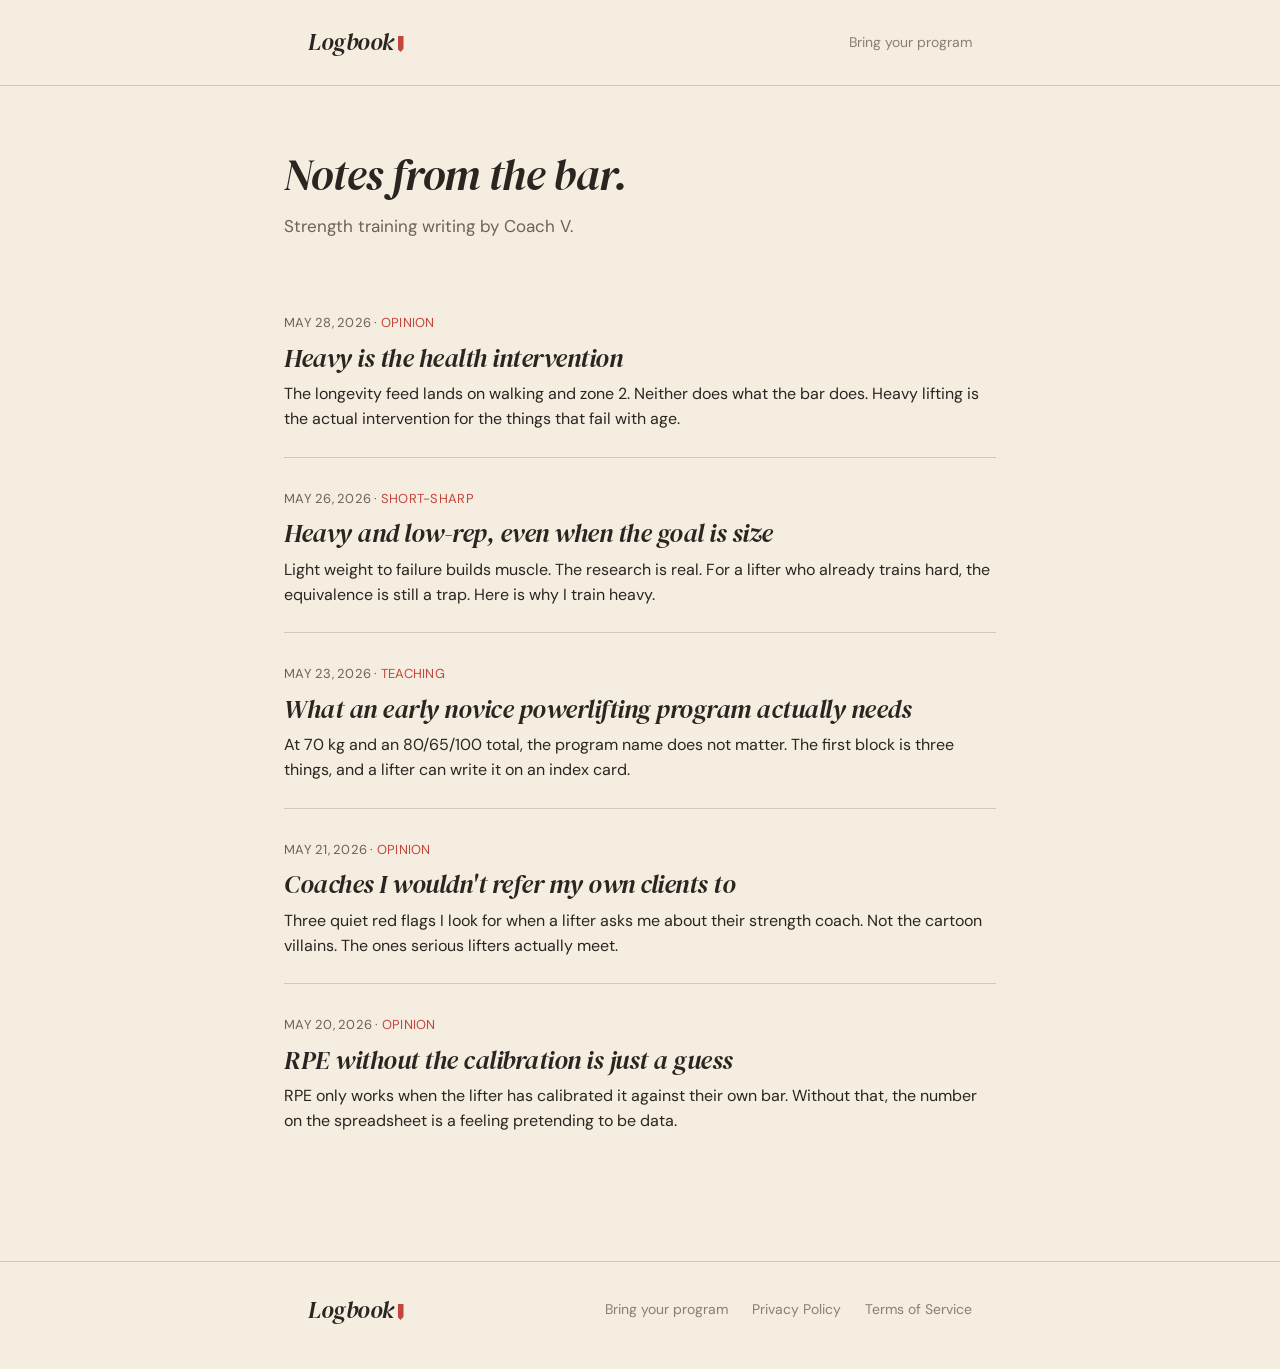
<file: blog/index.html>
<!DOCTYPE html>
<html lang="en">
<head>
<meta charset="UTF-8">
<meta name="viewport" content="width=device-width, initial-scale=1.0">
<title>Blog — Logbook</title>
<meta name="description" content="Strength training writing by Coach V. Programming, recovery, and the lifter's notebook.">

<meta property="og:title" content="Blog — Logbook">
<meta property="og:description" content="Strength training writing by Coach V.">
<meta property="og:type" content="website">
<meta property="og:url" content="https://uselogbook.app/blog/">
<meta property="og:image" content="https://uselogbook.app/screenshots/01-today.png">

<script src="../analytics.js"></script>

<link href="https://fonts.googleapis.com/css2?family=DM+Sans:wght@400;500;600&family=DM+Serif+Display:ital@0;1&display=swap" rel="stylesheet">
<link rel="stylesheet" href="../styles.css">

<style>
  .blog-wrap { max-width: 760px; margin: 0 auto; padding: 64px 24px 96px; }
  .blog-title { font-family: 'DM Serif Display', serif; font-style: italic; font-weight: 400; font-size: 44px; line-height: 1.15; letter-spacing: -1px; color: #2A2520; margin: 0 0 12px; }
  .blog-sub { font-family: 'DM Sans', sans-serif; color: #6b6357; font-size: 17px; margin: 0 0 48px; }
  .post-list { list-style: none; padding: 0; margin: 0; }
  .post-list li { padding: 24px 0; border-bottom: 1px solid #D0C8B8; }
  .post-list li:last-child { border-bottom: none; }
  .post-list a { text-decoration: none; color: inherit; display: block; }
  .post-list a:hover .post-card-title { color: #C4453C; }
  .post-card-meta { font-family: 'DM Sans', sans-serif; color: #6b6357; font-size: 13px; letter-spacing: 0.02em; text-transform: uppercase; margin-bottom: 8px; }
  .post-card-meta .shape { color: #C4453C; }
  .post-card-title { font-family: 'DM Serif Display', serif; font-style: italic; font-weight: 400; font-size: 26px; line-height: 1.25; letter-spacing: -0.5px; color: #2A2520; margin: 0 0 8px; }
  .post-card-desc { font-family: 'DM Sans', sans-serif; color: #2A2520; font-size: 16px; line-height: 1.55; margin: 0; }
  @media (max-width: 640px) {
    .blog-wrap { padding: 40px 20px 64px; }
    .blog-title { font-size: 34px; }
  }
</style>
</head>
<body>

<header class="topbar">
  <div class="container topbar-inner">
    <a href="../" class="wordmark-sm" aria-label="Logbook home">Logbook<span class="ribbon"></span></a>
    <nav class="topnav" aria-label="Primary">
      <a href="../bring-your-program.html">Bring your program</a>
    </nav>
  </div>
</header>

<main class="blog-wrap">
  <h1 class="blog-title">Notes from the bar.</h1>
  <p class="blog-sub">Strength training writing by Coach V.</p>

  <ul class="post-list">
    <li><a href="./heavy-is-the-health-intervention.html"><div class="post-card-meta"><time datetime="2026-05-28">May 28, 2026</time> · <span class="shape">opinion</span></div><h2 class="post-card-title">Heavy is the health intervention</h2><p class="post-card-desc">The longevity feed lands on walking and zone 2. Neither does what the bar does. Heavy lifting is the actual intervention for the things that fail with age.</p></a></li>
    <li><a href="./heavy-vs-light-weight.html"><div class="post-card-meta"><time datetime="2026-05-26">May 26, 2026</time> · <span class="shape">short-sharp</span></div><h2 class="post-card-title">Heavy and low-rep, even when the goal is size</h2><p class="post-card-desc">Light weight to failure builds muscle. The research is real. For a lifter who already trains hard, the equivalence is still a trap. Here is why I train heavy.</p></a></li>
    <li><a href="./novice-powerlifting-program.html"><div class="post-card-meta"><time datetime="2026-05-23">May 23, 2026</time> · <span class="shape">teaching</span></div><h2 class="post-card-title">What an early novice powerlifting program actually needs</h2><p class="post-card-desc">At 70 kg and an 80/65/100 total, the program name does not matter. The first block is three things, and a lifter can write it on an index card.</p></a></li>
    <li><a href="./coaches-i-wouldnt-refer.html"><div class="post-card-meta"><time datetime="2026-05-21">May 21, 2026</time> · <span class="shape">opinion</span></div><h2 class="post-card-title">Coaches I wouldn&#x27;t refer my own clients to</h2><p class="post-card-desc">Three quiet red flags I look for when a lifter asks me about their strength coach. Not the cartoon villains. The ones serious lifters actually meet.</p></a></li>
    <li><a href="./rpe-without-calibration.html"><div class="post-card-meta"><time datetime="2026-05-20">May 20, 2026</time> · <span class="shape">opinion</span></div><h2 class="post-card-title">RPE without the calibration is just a guess</h2><p class="post-card-desc">RPE only works when the lifter has calibrated it against their own bar. Without that, the number on the spreadsheet is a feeling pretending to be data.</p></a></li>
  </ul>
</main>

<footer>
  <div class="container footer-inner">
    <a href="../" class="wordmark-sm">Logbook<span class="ribbon"></span></a>
    <div class="footer-links">
      <a href="../bring-your-program.html">Bring your program</a>
      <a href="../privacy.html">Privacy Policy</a>
      <a href="../terms.html">Terms of Service</a>
    </div>
  </div>
</footer>

</body>
</html>
</file>
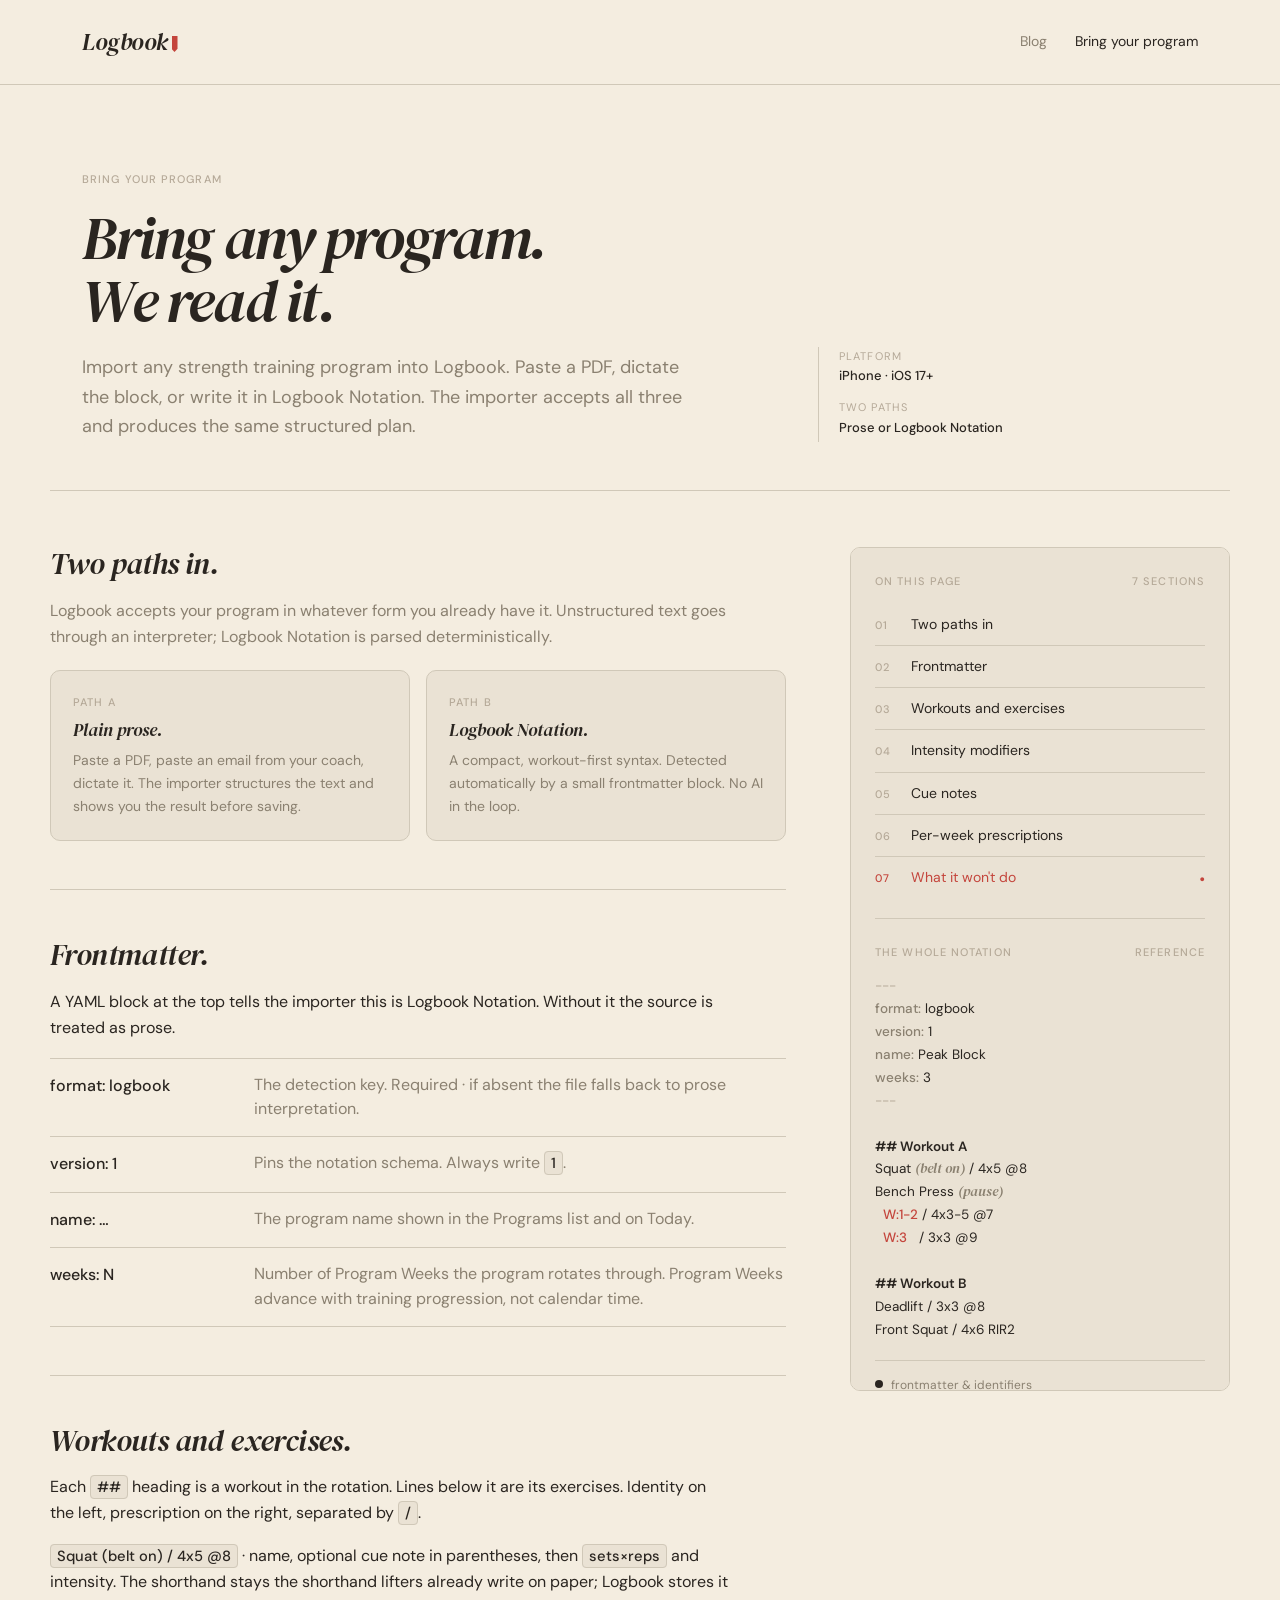
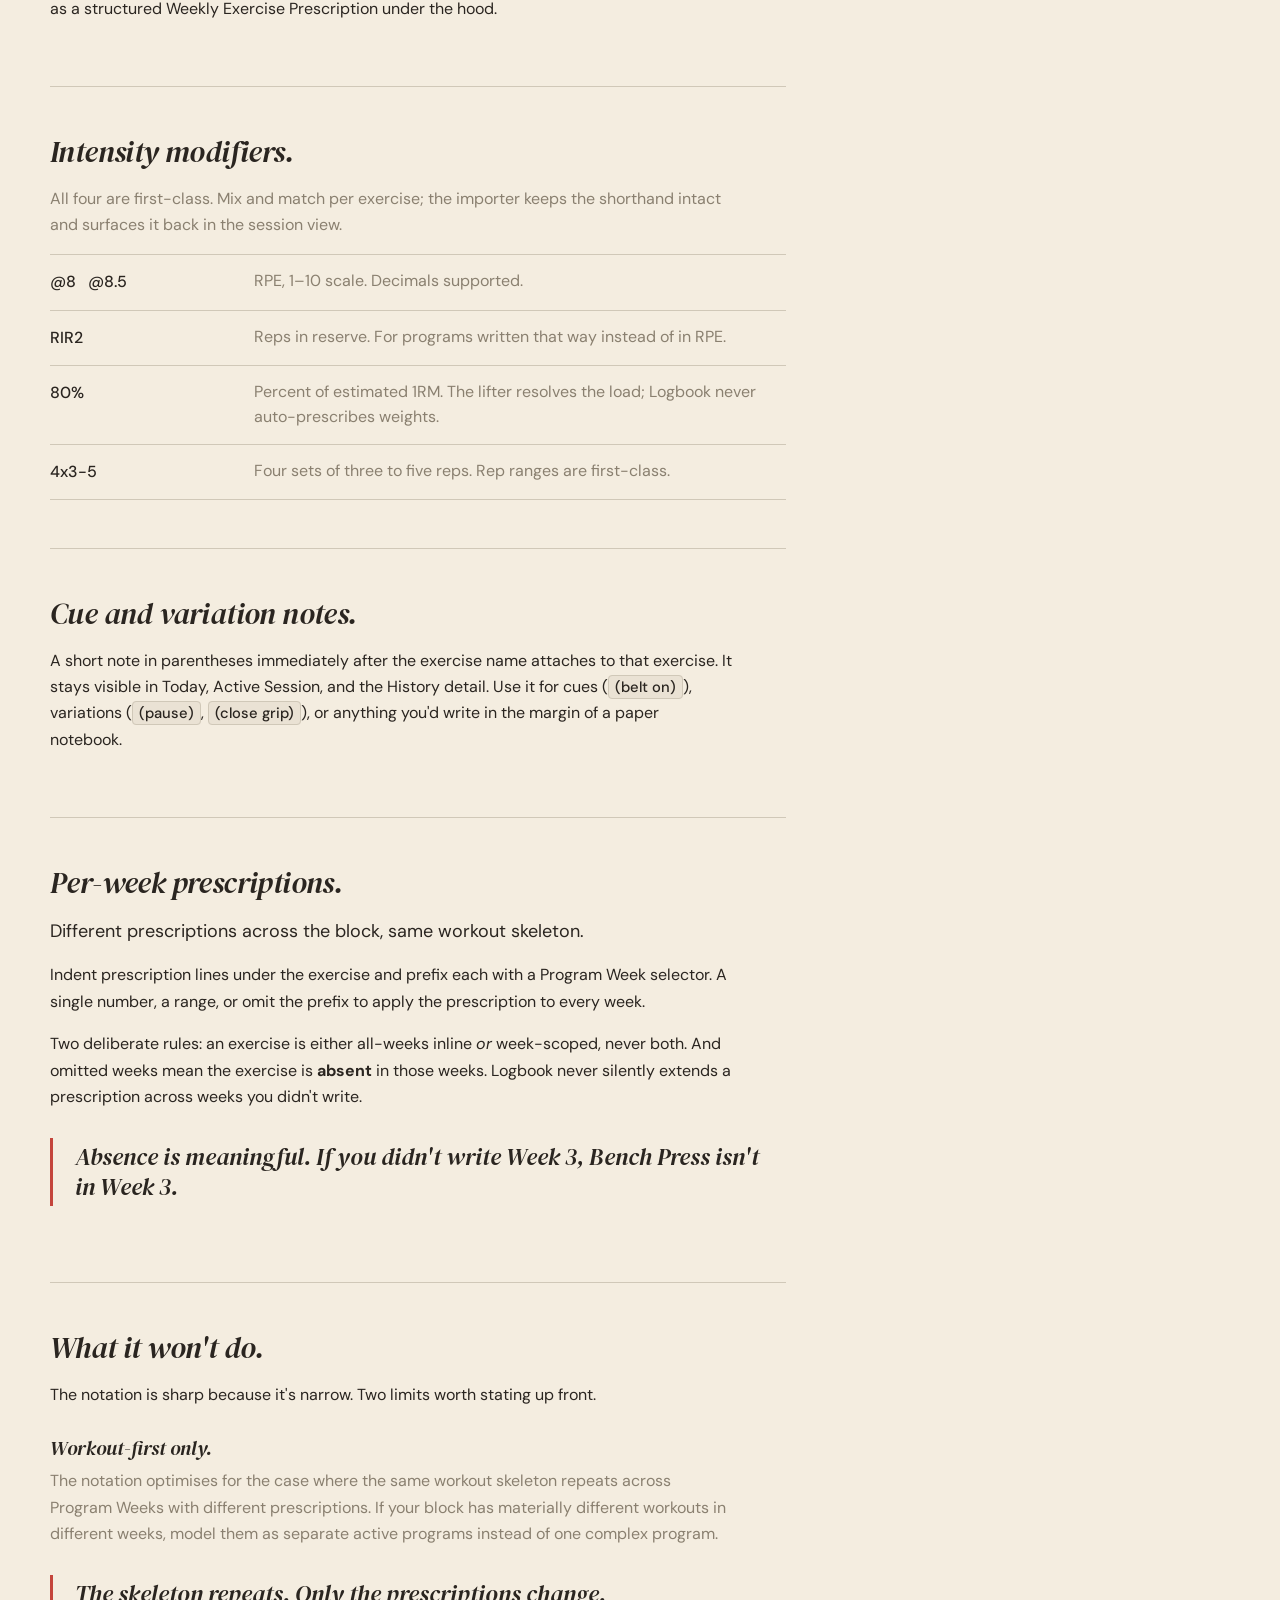
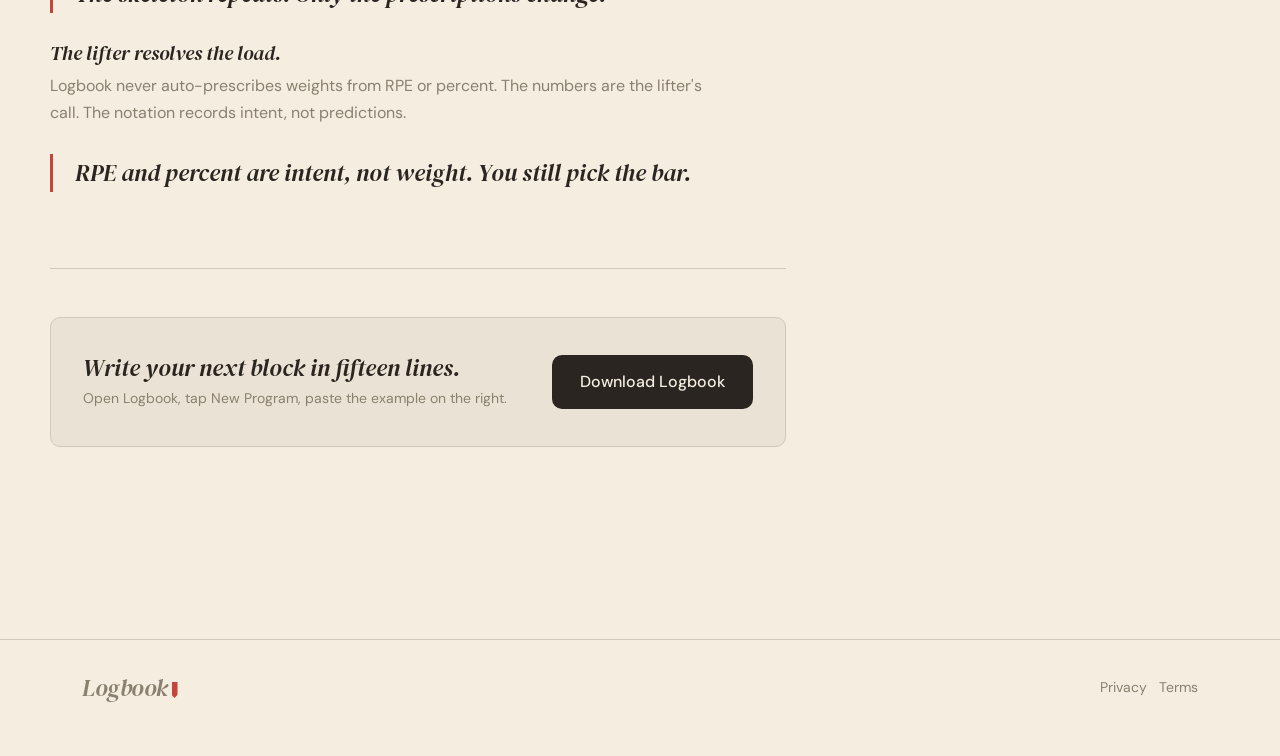
<file: bring-your-program.html>
<!DOCTYPE html>
<html lang="en">
<head>
<meta charset="UTF-8">
<meta name="viewport" content="width=device-width, initial-scale=1.0">
<title>Import a workout program · Logbook Notation reference</title>
<meta name="description" content="Import any strength training program into Logbook: paste a PDF, dictate it, or write it in Logbook Notation. A compact syntax for sets, reps, RPE, percent of 1RM, and per-week prescriptions.">
<meta name="keywords" content="workout program importer, import training program, Logbook Notation, strength training syntax, RPE notation, percent 1RM, weekly periodization, powerlifting program app, import PDF workout, training notation, workout log iPhone">
<link rel="canonical" href="https://uselogbook.app/bring-your-program.html">

<!-- Open Graph -->
<meta property="og:title" content="Import a workout program · Logbook Notation reference">
<meta property="og:description" content="Paste a PDF, dictate the block, or write it in Logbook Notation. A compact, workout-first syntax for sets, reps, RPE, percent of 1RM, and per-week prescriptions.">
<meta property="og:type" content="article">
<meta property="og:url" content="https://uselogbook.app/bring-your-program.html">
<meta property="og:image" content="https://uselogbook.app/screenshots/01-today.png">

<!-- Twitter Card -->
<meta name="twitter:card" content="summary_large_image">
<meta name="twitter:title" content="Import a workout program · Logbook Notation reference">
<meta name="twitter:description" content="Paste a PDF, dictate the block, or write it in Logbook Notation. A compact syntax for sets, reps, RPE, and per-week prescriptions.">
<meta name="twitter:image" content="https://uselogbook.app/screenshots/01-today.png">

<script src="./analytics.js"></script>

<!-- Structured Data · TechArticle for LLM and search comprehension -->
<script type="application/ld+json">
{
  "@context": "https://schema.org",
  "@type": "TechArticle",
  "headline": "Import a workout program · Logbook Notation reference",
  "description": "How the Logbook importer reads any strength training program, and the full Logbook Notation syntax for sets, reps, RPE, percent of 1RM, and per-week prescriptions.",
  "url": "https://uselogbook.app/bring-your-program.html",
  "inLanguage": "en",
  "about": [
    {"@type": "Thing", "name": "Workout program importer"},
    {"@type": "Thing", "name": "Logbook Notation"},
    {"@type": "Thing", "name": "Strength training periodization"}
  ],
  "isPartOf": {
    "@type": "MobileApplication",
    "name": "Logbook: Strength Training Log",
    "operatingSystem": "iOS",
    "applicationCategory": "HealthApplication",
    "url": "https://apps.apple.com/br/app/logbook-strength-training-log/id6761714460"
  }
}
</script>

<link href="https://fonts.googleapis.com/css2?family=DM+Sans:wght@400;500;600&family=DM+Serif+Display:ital@0;1&display=swap" rel="stylesheet">
<style>
  * { margin: 0; padding: 0; box-sizing: border-box; }

  :root {
    --bg: #F4EDE0;
    --surface: #EAE2D4;
    --divider: #D0C8B8;
    --ink: #2A2520;
    --ink2: #8A8070;
    --ink3: #B5A998;
    --ribbon: #C4453C;
  }

  html { -webkit-font-smoothing: antialiased; -moz-osx-font-smoothing: grayscale; scroll-behavior: smooth; }
  body {
    font-family: 'DM Sans', -apple-system, BlinkMacSystemFont, sans-serif;
    background: var(--bg);
    color: var(--ink);
    line-height: 1.65;
    font-size: 16px;
  }

  .container { max-width: 1180px; margin: 0 auto; padding: 0 32px; }

  /* Prototype variant strip */
  .variant-strip { background: var(--surface); border-bottom: 1px solid var(--divider); padding: 10px 0; }
  .variant-strip .inner { display: flex; gap: 16px; align-items: center; font-size: 13px; color: var(--ink2); }
  .variant-strip a { color: var(--ink2); text-decoration: none; padding: 4px 10px; border-radius: 4px; }
  .variant-strip a.on { background: var(--ink); color: var(--bg); }
  .variant-strip .tag { font-weight: 500; font-size: 11px; text-transform: uppercase; letter-spacing: 0.10em; color: var(--ink3); margin-right: 8px; }

  /* Top nav */
  .topbar { border-bottom: 1px solid var(--divider); padding: 22px 0; }
  .topbar-inner { display: flex; align-items: center; justify-content: space-between; }
  .wordmark { font-family: 'DM Serif Display', serif; font-style: italic; font-size: 24px; color: var(--ink); text-decoration: none; letter-spacing: -0.5px; }
  .wordmark .ribbon { display: inline-block; width: 6px; height: 16px; background: var(--ribbon); margin-left: 4px; vertical-align: -2px; clip-path: polygon(0 0, 100% 0, 100% 80%, 50% 100%, 0 80%); }
  .crumbs { font-size: 13px; color: var(--ink2); }
  .crumbs a { color: var(--ink2); text-decoration: none; }
  .crumbs a:hover { color: var(--ink); }
  .topnav { display: flex; align-items: center; gap: 28px; font-size: 14px; }
  .topnav a { color: var(--ink2); text-decoration: none; transition: color 0.15s; }
  .topnav a:hover { color: var(--ink); }
  .topnav a.current { color: var(--ink); }
  .topnav .cta-sm { background: var(--ink); color: var(--bg); padding: 8px 16px; border-radius: 8px; font-weight: 500; font-size: 13px; }
  .topnav .cta-sm:hover { color: var(--bg); opacity: 0.85; }
  @media (max-width: 640px) { .topnav { gap: 16px; font-size: 13px; } .topnav .nav-secondary { display: none; } }

  /* Hero · left aligned, single column */
  .hero { padding: 80px 0 48px; }
  .hero-grid {
    display: grid;
    grid-template-columns: minmax(0, 1fr) 380px;
    gap: 64px;
    align-items: end;
  }
  .label { font-size: 11px; font-weight: 500; letter-spacing: 0.10em; text-transform: uppercase; color: var(--ink3); }
  .hero h1 {
    font-family: 'DM Serif Display', serif;
    font-style: italic;
    font-weight: 400;
    font-size: clamp(36px, 5.5vw, 60px);
    line-height: 1.05;
    letter-spacing: -0.04em;
    margin: 16px 0 20px;
  }
  .hero .dek { font-size: 18px; color: var(--ink2); max-width: 50ch; }
  .hero-meta {
    font-family: 'DM Sans';
    font-size: 13px;
    color: var(--ink2);
    border-left: 1px solid var(--divider);
    padding-left: 20px;
  }
  .hero-meta dt { font-size: 11px; letter-spacing: 0.10em; text-transform: uppercase; color: var(--ink3); margin-top: 12px; }
  .hero-meta dt:first-child { margin-top: 0; }
  .hero-meta dd { color: var(--ink); font-weight: 500; margin-bottom: 4px; }

  /* Main two-column layout */
  .doc {
    display: grid;
    grid-template-columns: minmax(0, 1fr) 380px;
    gap: 64px;
    padding: 56px 0 96px;
    border-top: 1px solid var(--divider);
  }

  .content section { padding-bottom: 48px; border-bottom: 1px solid var(--divider); margin-bottom: 48px; }
  .content section:last-child { border-bottom: none; }
  .content h2 {
    font-family: 'DM Serif Display', serif;
    font-style: italic;
    font-weight: 400;
    font-size: 30px;
    line-height: 1.15;
    letter-spacing: -0.02em;
    margin-bottom: 16px;
  }
  .content h3 {
    font-family: 'DM Serif Display', serif;
    font-style: italic;
    font-weight: 400;
    font-size: 20px;
    line-height: 1.2;
    margin: 28px 0 8px;
  }
  .content p { margin-bottom: 16px; max-width: 62ch; }
  .content p.muted { color: var(--ink2); }
  .content p.lead { font-size: 18px; }

  .anchor { display: block; height: 0; transform: translateY(-24px); }

  code {
    font-family: 'DM Sans', sans-serif;
    font-weight: 500;
    background: var(--surface);
    border: 1px solid var(--divider);
    border-radius: 4px;
    padding: 1px 6px;
    font-size: 0.92em;
    color: var(--ink);
  }

  /* Warning callout · ribbon left-border, italic display */
  .pull {
    font-family: 'DM Serif Display', serif;
    font-style: italic;
    font-size: 24px;
    line-height: 1.25;
    color: var(--ink);
    padding: 4px 0 4px 22px;
    border-left: 3px solid var(--ribbon);
    margin: 28px 0;
    max-width: 56ch;
  }
  @media (max-width: 600px) { .pull { font-size: 20px; } }

  /* Mini definition rows */
  .row {
    display: grid;
    grid-template-columns: 180px 1fr;
    gap: 14px 24px;
    padding: 14px 0;
    border-top: 1px solid var(--divider);
  }
  .row:last-of-type { border-bottom: 1px solid var(--divider); }
  .row dt { font-weight: 500; }
  .row dt code { background: transparent; border: none; padding: 0; font-size: 1em; }
  .row dd { color: var(--ink2); line-height: 1.55; }

  /* Two paths chips */
  .paths { display: grid; grid-template-columns: 1fr 1fr; gap: 16px; margin-top: 20px; }
  .path {
    background: var(--surface);
    border: 1px solid var(--divider);
    border-radius: 10px;
    padding: 22px 22px;
  }
  .path .label { display: block; margin-bottom: 8px; }
  .path h3 { margin: 0 0 8px; font-size: 18px; }
  .path p { margin: 0; font-size: 14px; color: var(--ink2); }

  /* Sticky cheat sheet */
  aside.cheat {
    position: sticky;
    top: 28px;
    align-self: start;
    background: var(--surface);
    border: 1px solid var(--divider);
    border-radius: 10px;
    padding: 24px;
    max-height: calc(100vh - 56px);
    overflow-y: auto;
  }
  aside.cheat h3 {
    font-family: 'DM Sans';
    font-style: normal;
    font-size: 11px;
    font-weight: 500;
    letter-spacing: 0.10em;
    text-transform: uppercase;
    color: var(--ink3);
    margin: 0 0 14px;
  }
  aside.cheat .sample {
    white-space: pre;
    font-size: 13.5px;
    line-height: 1.7;
    color: var(--ink);
    overflow-x: auto;
  }
  aside.cheat .sample .c-key { color: var(--ink2); font-weight: 500; }
  aside.cheat .sample .c-section { font-weight: 600; }
  aside.cheat .sample .c-note { color: var(--ink2); font-style: italic; font-family: 'DM Serif Display', serif; }
  aside.cheat .sample .c-week { color: var(--ribbon); font-weight: 500; }
  aside.cheat .sample .c-rule { color: var(--ink3); }
  aside.cheat .legend { margin-top: 18px; padding-top: 14px; border-top: 1px solid var(--divider); font-size: 12px; color: var(--ink2); line-height: 1.7; }
  aside.cheat .legend .swatch { display: inline-block; width: 8px; height: 8px; border-radius: 50%; margin-right: 8px; vertical-align: 1px; }

  /* On-page navigation */
  .pagenav { margin-bottom: 24px; padding-bottom: 20px; border-bottom: 1px solid var(--divider); }
  .pagenav .navhead {
    display: flex; align-items: baseline; justify-content: space-between;
    font-family: 'DM Sans'; font-style: normal; font-size: 11px; font-weight: 500;
    letter-spacing: 0.10em; text-transform: uppercase; color: var(--ink3);
    margin-bottom: 14px;
  }
  .pagenav .navhead .count { color: var(--ink3); font-variant-numeric: tabular-nums; }
  .pagenav ol { list-style: none; counter-reset: nav; margin: 0; padding: 0; }
  .pagenav ol li { counter-increment: nav; }
  .pagenav ol li a {
    display: grid;
    grid-template-columns: 28px 1fr 14px;
    align-items: baseline;
    gap: 8px;
    padding: 9px 0;
    color: var(--ink);
    text-decoration: none;
    font-size: 14px;
    border-top: 1px solid var(--divider);
    transition: color .12s;
  }
  .pagenav ol li:first-child a { border-top: none; }
  .pagenav ol li a::before {
    content: counter(nav, decimal-leading-zero);
    font-size: 11px;
    font-variant-numeric: tabular-nums;
    letter-spacing: 0.05em;
    color: var(--ink3);
    font-weight: 500;
  }
  .pagenav ol li a::after {
    content: "→";
    color: var(--ink3);
    font-size: 13px;
    opacity: 0;
    transition: opacity .12s, transform .12s;
    justify-self: end;
  }
  .pagenav ol li a:hover { color: var(--ribbon); }
  .pagenav ol li a:hover::before { color: var(--ribbon); }
  .pagenav ol li a:hover::after { opacity: 1; transform: translateX(2px); color: var(--ribbon); }
  .pagenav ol li a.active { color: var(--ribbon); }
  .pagenav ol li a.active::before { color: var(--ribbon); }
  .pagenav ol li a.active::after { content: "●"; opacity: 1; color: var(--ribbon); font-size: 9px; }

  .cheatblock .cheathead {
    display: flex; align-items: baseline; justify-content: space-between;
    font-family: 'DM Sans'; font-size: 11px; font-weight: 500;
    letter-spacing: 0.10em; text-transform: uppercase; color: var(--ink3);
    margin-bottom: 14px;
  }

  /* CTA inline */
  .cta-inline {
    display: flex; align-items: center; justify-content: space-between; gap: 24px;
    padding: 36px 32px; background: var(--surface); border: 1px solid var(--divider); border-radius: 10px;
    margin-top: 8px;
  }
  .cta-inline h3 { font-family: 'DM Serif Display', serif; font-style: italic; font-size: 24px; margin: 0 0 4px; }
  .cta-inline p { margin: 0; color: var(--ink2); font-size: 14px; }
  .cta { display: inline-block; padding: 14px 28px; background: var(--ink); color: var(--bg); font-weight: 500; border-radius: 10px; text-decoration: none; transition: opacity .15s; white-space: nowrap; }
  .cta:hover { opacity: 0.85; }

  /* Footer */
  footer { border-top: 1px solid var(--divider); padding: 28px 0 48px; }
  .foot { display: flex; align-items: center; justify-content: space-between; font-size: 14px; color: var(--ink2); }
  .foot a { color: var(--ink2); text-decoration: none; }

  @media (max-width: 1000px) {
    .doc, .hero-grid { grid-template-columns: 1fr; gap: 32px; }
    aside.cheat { position: static; max-height: none; }
    .hero-meta { border-left: none; border-top: 1px solid var(--divider); padding: 16px 0 0; }
  }
  @media (max-width: 600px) {
    .paths { grid-template-columns: 1fr; }
    .row { grid-template-columns: 1fr; gap: 4px; }
    .cta-inline { flex-direction: column; align-items: flex-start; }
  }
</style>
</head>
<body>

<header class="topbar">
  <div class="container topbar-inner">
    <a href="./" class="wordmark" aria-label="Logbook home">Logbook<span class="ribbon"></span></a>
    <nav class="topnav" aria-label="Primary">
      <a href="./blog/">Blog</a>
      <a class="current" href="./bring-your-program.html" aria-current="page">Bring your program</a>
    </nav>
  </div>
</header>

<section class="hero">
  <div class="container hero-grid">
    <div>
      <span class="label">Bring your program</span>
      <h1>Bring any program.<br>We read it.</h1>
      <p class="dek">Import any strength training program into Logbook. Paste a PDF, dictate the block, or write it in Logbook Notation. The importer accepts all three and produces the same structured plan.</p>
    </div>
    <dl class="hero-meta">
      <dt>Platform</dt>
      <dd>iPhone · iOS 17+</dd>
      <dt>Two paths</dt>
      <dd>Prose or Logbook Notation</dd>
    </dl>
  </div>
</section>

<div class="container doc">
  <main class="content">

    <section id="two-paths">
      <span id="paths" class="anchor"></span>
      <h2>Two paths in.</h2>
      <p class="muted">Logbook accepts your program in whatever form you already have it. Unstructured text goes through an interpreter; Logbook Notation is parsed deterministically.</p>
      <div class="paths">
        <div class="path">
          <span class="label">Path A</span>
          <h3>Plain prose.</h3>
          <p>Paste a PDF, paste an email from your coach, dictate it. The importer structures the text and shows you the result before saving.</p>
        </div>
        <div class="path">
          <span class="label">Path B</span>
          <h3>Logbook Notation.</h3>
          <p>A compact, workout-first syntax. Detected automatically by a small frontmatter block. No AI in the loop.</p>
        </div>
      </div>
    </section>

    <section>
      <span id="frontmatter" class="anchor"></span>
      <h2>Frontmatter.</h2>
      <p>A YAML block at the top tells the importer this is Logbook Notation. Without it the source is treated as prose.</p>
      <dl class="row"><dt><code>format: logbook</code></dt><dd>The detection key. Required · if absent the file falls back to prose interpretation.</dd></dl>
      <dl class="row"><dt><code>version: 1</code></dt><dd>Pins the notation schema. Always write <code>1</code>.</dd></dl>
      <dl class="row"><dt><code>name: …</code></dt><dd>The program name shown in the Programs list and on Today.</dd></dl>
      <dl class="row"><dt><code>weeks: N</code></dt><dd>Number of Program Weeks the program rotates through. Program Weeks advance with training progression, not calendar time.</dd></dl>
    </section>

    <section>
      <span id="workouts" class="anchor"></span>
      <h2>Workouts and exercises.</h2>
      <p>Each <code>##</code> heading is a workout in the rotation. Lines below it are its exercises. Identity on the left, prescription on the right, separated by <code>/</code>.</p>
      <p><code>Squat (belt on) / 4x5 @8</code> · name, optional cue note in parentheses, then <code>sets×reps</code> and intensity. The shorthand stays the shorthand lifters already write on paper; Logbook stores it as a structured Weekly Exercise Prescription under the hood.</p>
    </section>

    <section>
      <span id="modifiers" class="anchor"></span>
      <h2>Intensity modifiers.</h2>
      <p class="muted">All four are first-class. Mix and match per exercise; the importer keeps the shorthand intact and surfaces it back in the session view.</p>
      <dl class="row"><dt><code>@8</code> &nbsp; <code>@8.5</code></dt><dd>RPE, 1&ndash;10 scale. Decimals supported.</dd></dl>
      <dl class="row"><dt><code>RIR2</code></dt><dd>Reps in reserve. For programs written that way instead of in RPE.</dd></dl>
      <dl class="row"><dt><code>80%</code></dt><dd>Percent of estimated 1RM. The lifter resolves the load; Logbook never auto-prescribes weights.</dd></dl>
      <dl class="row"><dt><code>4x3-5</code></dt><dd>Four sets of three to five reps. Rep ranges are first-class.</dd></dl>
    </section>

    <section>
      <span id="cues" class="anchor"></span>
      <h2>Cue and variation notes.</h2>
      <p>A short note in parentheses immediately after the exercise name attaches to that exercise. It stays visible in Today, Active Session, and the History detail. Use it for cues (<code>(belt on)</code>), variations (<code>(pause)</code>, <code>(close grip)</code>), or anything you'd write in the margin of a paper notebook.</p>
    </section>

    <section>
      <span id="weeks" class="anchor"></span>
      <h2>Per-week prescriptions.</h2>
      <p class="lead">Different prescriptions across the block, same workout skeleton.</p>
      <p>Indent prescription lines under the exercise and prefix each with a Program Week selector. A single number, a range, or omit the prefix to apply the prescription to every week.</p>
      <p>Two deliberate rules: an exercise is either all-weeks inline <em>or</em> week-scoped, never both. And omitted weeks mean the exercise is <strong>absent</strong> in those weeks. Logbook never silently extends a prescription across weeks you didn't write.</p>
      <blockquote class="pull">Absence is meaningful. If you didn't write Week 3, Bench Press isn't in Week 3.</blockquote>
    </section>

    <section>
      <span id="limits" class="anchor"></span>
      <h2>What it won't do.</h2>
      <p>The notation is sharp because it's narrow. Two limits worth stating up front.</p>
      <h3>Workout-first only.</h3>
      <p class="muted">The notation optimises for the case where the same workout skeleton repeats across Program Weeks with different prescriptions. If your block has materially different workouts in different weeks, model them as separate active programs instead of one complex program.</p>
      <blockquote class="pull">The skeleton repeats. Only the prescriptions change.</blockquote>
      <h3>The lifter resolves the load.</h3>
      <p class="muted">Logbook never auto-prescribes weights from RPE or percent. The numbers are the lifter's call. The notation records intent, not predictions.</p>
      <blockquote class="pull">RPE and percent are intent, not weight. You still pick the bar.</blockquote>
    </section>

    <section style="border-bottom:none">
      <span id="try" class="anchor"></span>
      <div class="cta-inline">
        <div>
          <h3>Write your next block in fifteen lines.</h3>
          <p>Open Logbook, tap New Program, paste the example on the right.</p>
        </div>
        <a href="https://apps.apple.com/br/app/logbook-strength-training-log/id6761714460" class="cta">Download Logbook</a>
      </div>
    </section>

  </main>

  <aside class="cheat">
    <nav class="pagenav" aria-label="On this page">
      <div class="navhead"><span>On this page</span><span class="count">7 sections</span></div>
      <ol>
        <li><a href="#paths">Two paths in</a></li>
        <li><a href="#frontmatter">Frontmatter</a></li>
        <li><a href="#workouts">Workouts and exercises</a></li>
        <li><a href="#modifiers">Intensity modifiers</a></li>
        <li><a href="#cues">Cue notes</a></li>
        <li><a href="#weeks">Per-week prescriptions</a></li>
        <li><a href="#limits">What it won't do</a></li>
      </ol>
    </nav>
    <div class="cheatblock">
      <div class="cheathead"><span>The whole notation</span><span>reference</span></div>
      <div class="sample"><span class="c-rule">---</span>
<span class="c-key">format:</span> logbook
<span class="c-key">version:</span> 1
<span class="c-key">name:</span> Peak Block
<span class="c-key">weeks:</span> 3
<span class="c-rule">---</span>

<span class="c-section">## Workout A</span>
Squat <span class="c-note">(belt on)</span> / 4x5 @8
Bench Press <span class="c-note">(pause)</span>
  <span class="c-week">W:1-2</span> / 4x3-5 @7
  <span class="c-week">W:3</span>   / 3x3 @9

<span class="c-section">## Workout B</span>
Deadlift / 3x3 @8
Front Squat / 4x6 RIR2
</div>
      <div class="legend">
        <div><span class="swatch" style="background:var(--ink)"></span>frontmatter &amp; identifiers</div>
        <div><span class="swatch" style="background:var(--ribbon)"></span>Program Week selector</div>
        <div><span class="swatch" style="background:var(--ink3)"></span>rule line (<code style="background:transparent;border:none;padding:0">---</code>, <code style="background:transparent;border:none;padding:0">/</code>)</div>
      </div>
    </div>
  </aside>
</div>

<footer>
  <div class="container foot">
    <a href="./" class="wordmark">Logbook<span class="ribbon"></span></a>
    <div><a href="./privacy.html">Privacy</a> &nbsp; <a href="./terms.html">Terms</a></div>
  </div>
</footer>

<script>
  (function () {
    const links = Array.from(document.querySelectorAll('.pagenav a'));
    const map = new Map();
    links.forEach(a => {
      const id = a.getAttribute('href').slice(1);
      const target = document.getElementById(id);
      if (target) map.set(target, a);
    });
    if (!('IntersectionObserver' in window) || map.size === 0) return;
    const io = new IntersectionObserver((entries) => {
      entries.forEach(entry => {
        const link = map.get(entry.target);
        if (!link) return;
        if (entry.isIntersecting) {
          links.forEach(l => l.classList.remove('active'));
          link.classList.add('active');
        }
      });
    }, { rootMargin: '-20% 0px -65% 0px', threshold: 0 });
    map.forEach((_, el) => io.observe(el));
  })();
</script>
</body>
</html>
</file>
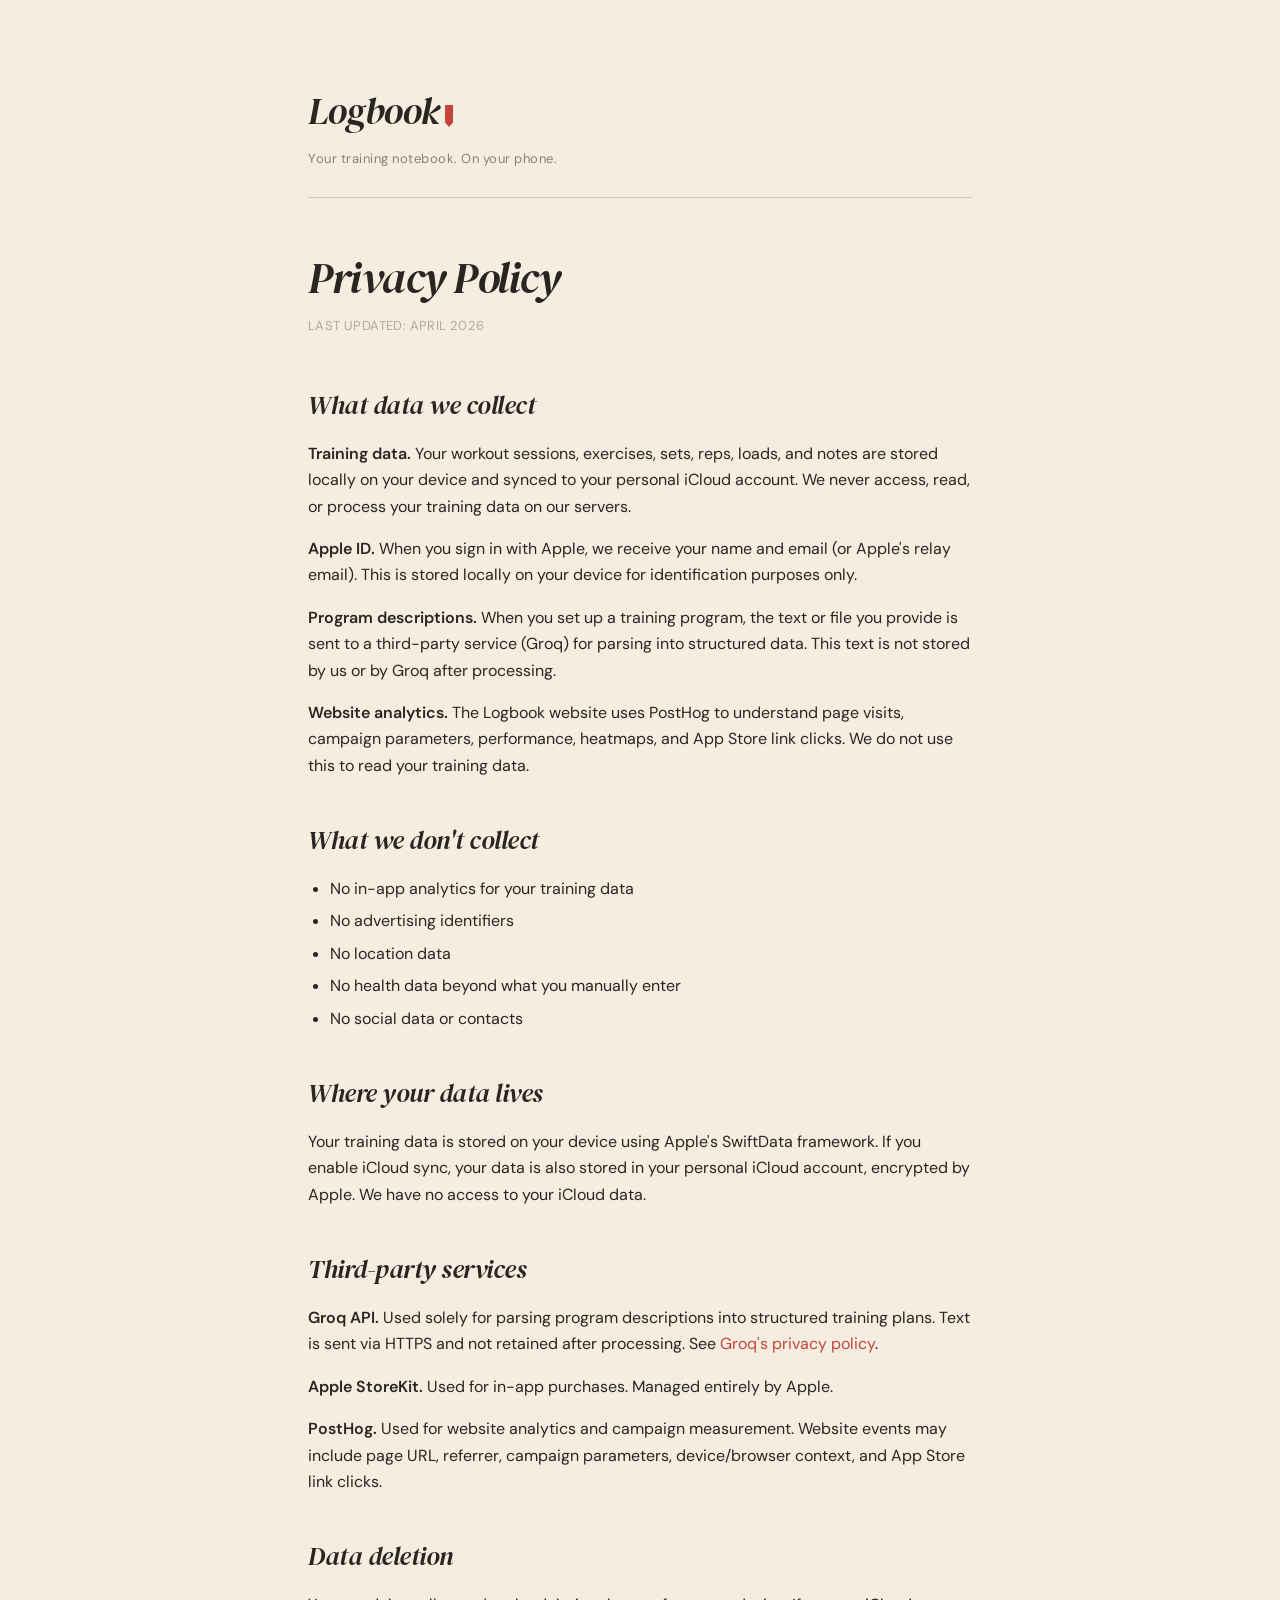
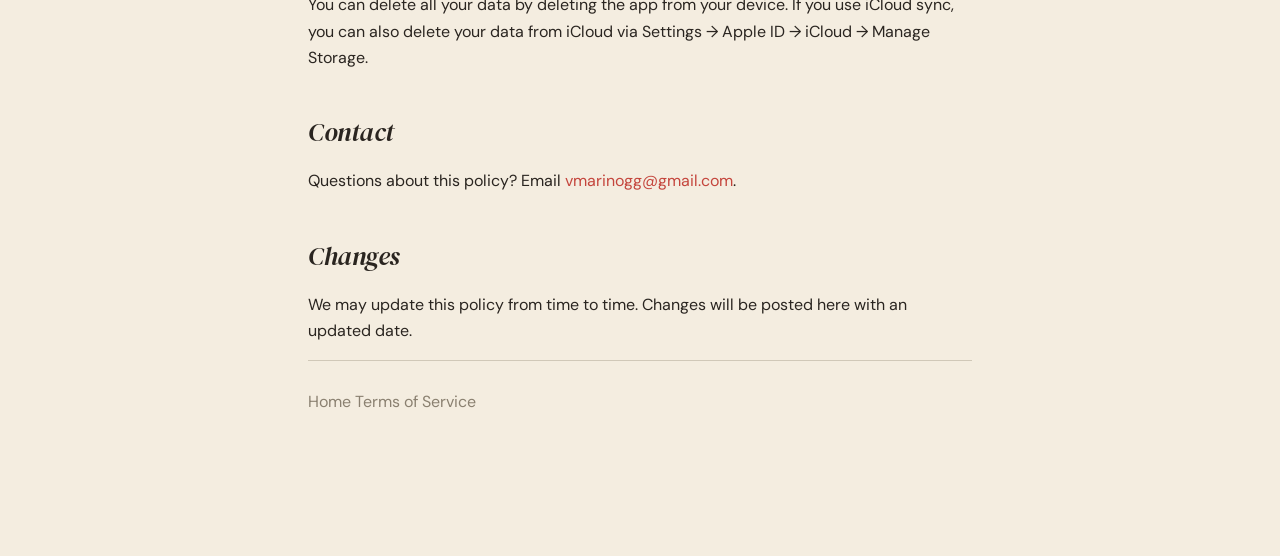
<file: privacy.html>
<!DOCTYPE html>
<html lang="en">
<head>
<meta charset="UTF-8">
<meta name="viewport" content="width=device-width, initial-scale=1.0">
<title>Privacy Policy — Logbook</title>
<meta name="description" content="Privacy Policy for the Logbook iOS app.">
<script src="./analytics.js"></script>
<link href="https://fonts.googleapis.com/css2?family=DM+Sans:wght@400;500;600&family=DM+Serif+Display:ital@0;1&display=swap" rel="stylesheet">
<link rel="stylesheet" href="styles.css">
</head>
<body class="legal-page">
<div class="container">
  <header>
    <a href="./" class="wordmark">Logbook<span class="ribbon"></span></a>
    <div class="tagline">Your training notebook. On your phone.</div>
  </header>

  <h1>Privacy Policy</h1>
  <div class="updated">Last updated: April 2026</div>

  <h2>What data we collect</h2>
  <p><strong>Training data.</strong> Your workout sessions, exercises, sets, reps, loads, and notes are stored locally on your device and synced to your personal iCloud account. We never access, read, or process your training data on our servers.</p>

  <p><strong>Apple ID.</strong> When you sign in with Apple, we receive your name and email (or Apple's relay email). This is stored locally on your device for identification purposes only.</p>

  <p><strong>Program descriptions.</strong> When you set up a training program, the text or file you provide is sent to a third-party service (Groq) for parsing into structured data. This text is not stored by us or by Groq after processing.</p>

  <p><strong>Website analytics.</strong> The Logbook website uses PostHog to understand page visits, campaign parameters, performance, heatmaps, and App Store link clicks. We do not use this to read your training data.</p>

  <h2>What we don't collect</h2>
  <ul>
    <li>No in-app analytics for your training data</li>
    <li>No advertising identifiers</li>
    <li>No location data</li>
    <li>No health data beyond what you manually enter</li>
    <li>No social data or contacts</li>
  </ul>

  <h2>Where your data lives</h2>
  <p>Your training data is stored on your device using Apple's SwiftData framework. If you enable iCloud sync, your data is also stored in your personal iCloud account, encrypted by Apple. We have no access to your iCloud data.</p>

  <h2>Third-party services</h2>
  <p><strong>Groq API.</strong> Used solely for parsing program descriptions into structured training plans. Text is sent via HTTPS and not retained after processing. See <a href="https://groq.com/privacy-policy/" target="_blank" rel="noopener">Groq's privacy policy</a>.</p>

  <p><strong>Apple StoreKit.</strong> Used for in-app purchases. Managed entirely by Apple.</p>

  <p><strong>PostHog.</strong> Used for website analytics and campaign measurement. Website events may include page URL, referrer, campaign parameters, device/browser context, and App Store link clicks.</p>

  <h2>Data deletion</h2>
  <p>You can delete all your data by deleting the app from your device. If you use iCloud sync, you can also delete your data from iCloud via Settings → Apple ID → iCloud → Manage Storage.</p>

  <h2>Contact</h2>
  <p>Questions about this policy? Email <a href="mailto:vmarinogg@gmail.com">vmarinogg@gmail.com</a>.</p>

  <h2>Changes</h2>
  <p>We may update this policy from time to time. Changes will be posted here with an updated date.</p>

  <footer>
    <a href="./">Home</a>
    <a href="./terms.html">Terms of Service</a>
  </footer>
</div>
</body>
</html>
</file>
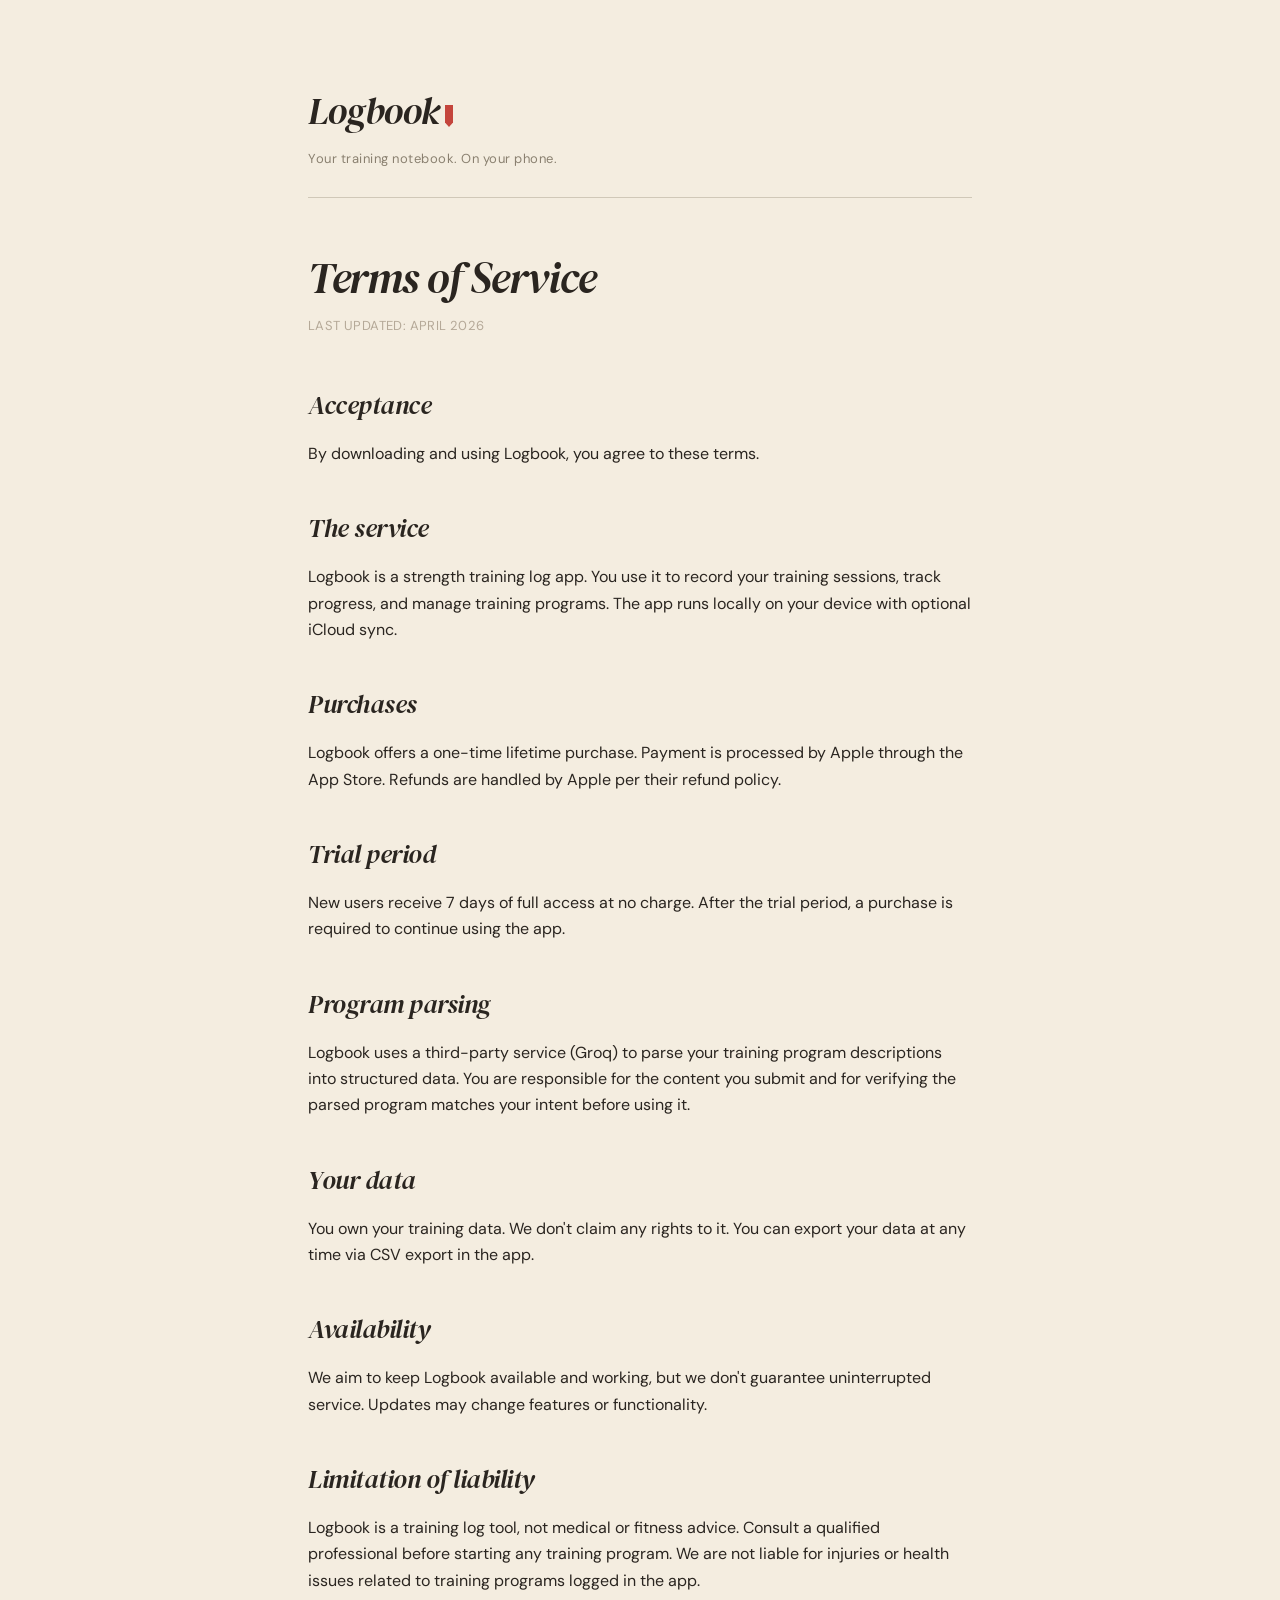
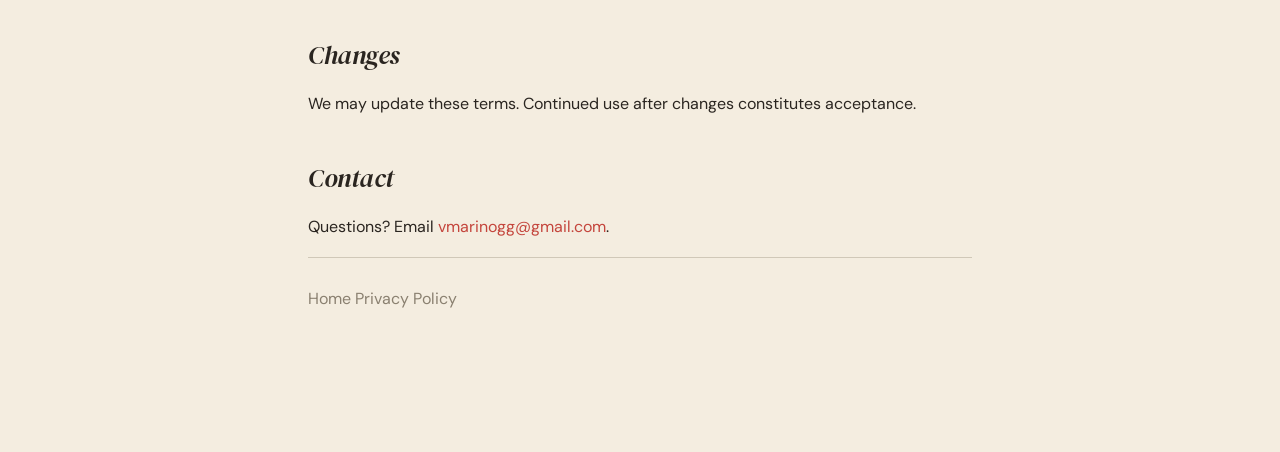
<file: terms.html>
<!DOCTYPE html>
<html lang="en">
<head>
<meta charset="UTF-8">
<meta name="viewport" content="width=device-width, initial-scale=1.0">
<title>Terms of Service — Logbook</title>
<meta name="description" content="Terms of Service for the Logbook iOS app.">
<script src="./analytics.js"></script>
<link href="https://fonts.googleapis.com/css2?family=DM+Sans:wght@400;500;600&family=DM+Serif+Display:ital@0;1&display=swap" rel="stylesheet">
<link rel="stylesheet" href="styles.css">
</head>
<body class="legal-page">
<div class="container">
  <header>
    <a href="./" class="wordmark">Logbook<span class="ribbon"></span></a>
    <div class="tagline">Your training notebook. On your phone.</div>
  </header>

  <h1>Terms of Service</h1>
  <div class="updated">Last updated: April 2026</div>

  <h2>Acceptance</h2>
  <p>By downloading and using Logbook, you agree to these terms.</p>

  <h2>The service</h2>
  <p>Logbook is a strength training log app. You use it to record your training sessions, track progress, and manage training programs. The app runs locally on your device with optional iCloud sync.</p>

  <h2>Purchases</h2>
  <p>Logbook offers a one-time lifetime purchase. Payment is processed by Apple through the App Store. Refunds are handled by Apple per their refund policy.</p>

  <h2>Trial period</h2>
  <p>New users receive 7 days of full access at no charge. After the trial period, a purchase is required to continue using the app.</p>

  <h2>Program parsing</h2>
  <p>Logbook uses a third-party service (Groq) to parse your training program descriptions into structured data. You are responsible for the content you submit and for verifying the parsed program matches your intent before using it.</p>

  <h2>Your data</h2>
  <p>You own your training data. We don't claim any rights to it. You can export your data at any time via CSV export in the app.</p>

  <h2>Availability</h2>
  <p>We aim to keep Logbook available and working, but we don't guarantee uninterrupted service. Updates may change features or functionality.</p>

  <h2>Limitation of liability</h2>
  <p>Logbook is a training log tool, not medical or fitness advice. Consult a qualified professional before starting any training program. We are not liable for injuries or health issues related to training programs logged in the app.</p>

  <h2>Changes</h2>
  <p>We may update these terms. Continued use after changes constitutes acceptance.</p>

  <h2>Contact</h2>
  <p>Questions? Email <a href="mailto:vmarinogg@gmail.com">vmarinogg@gmail.com</a>.</p>

  <footer>
    <a href="./">Home</a>
    <a href="./privacy.html">Privacy Policy</a>
  </footer>
</div>
</body>
</html>
</file>
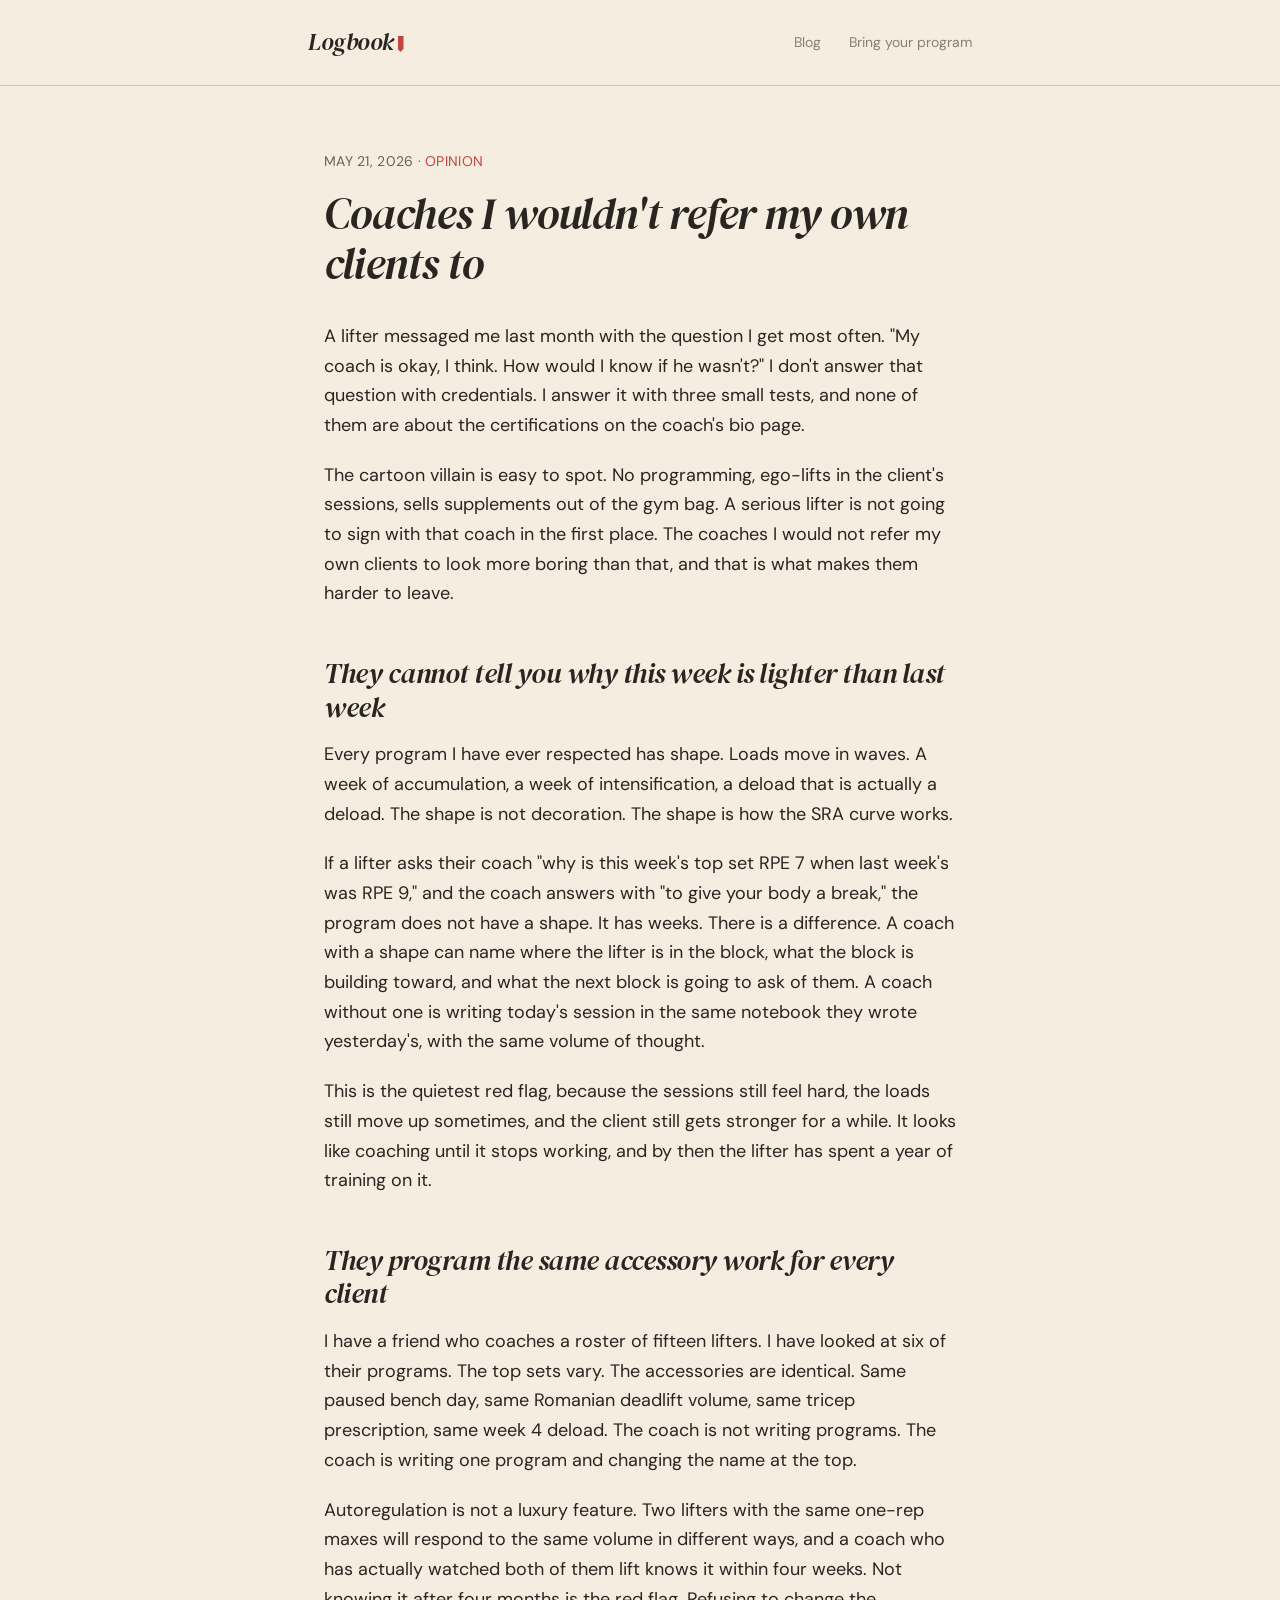
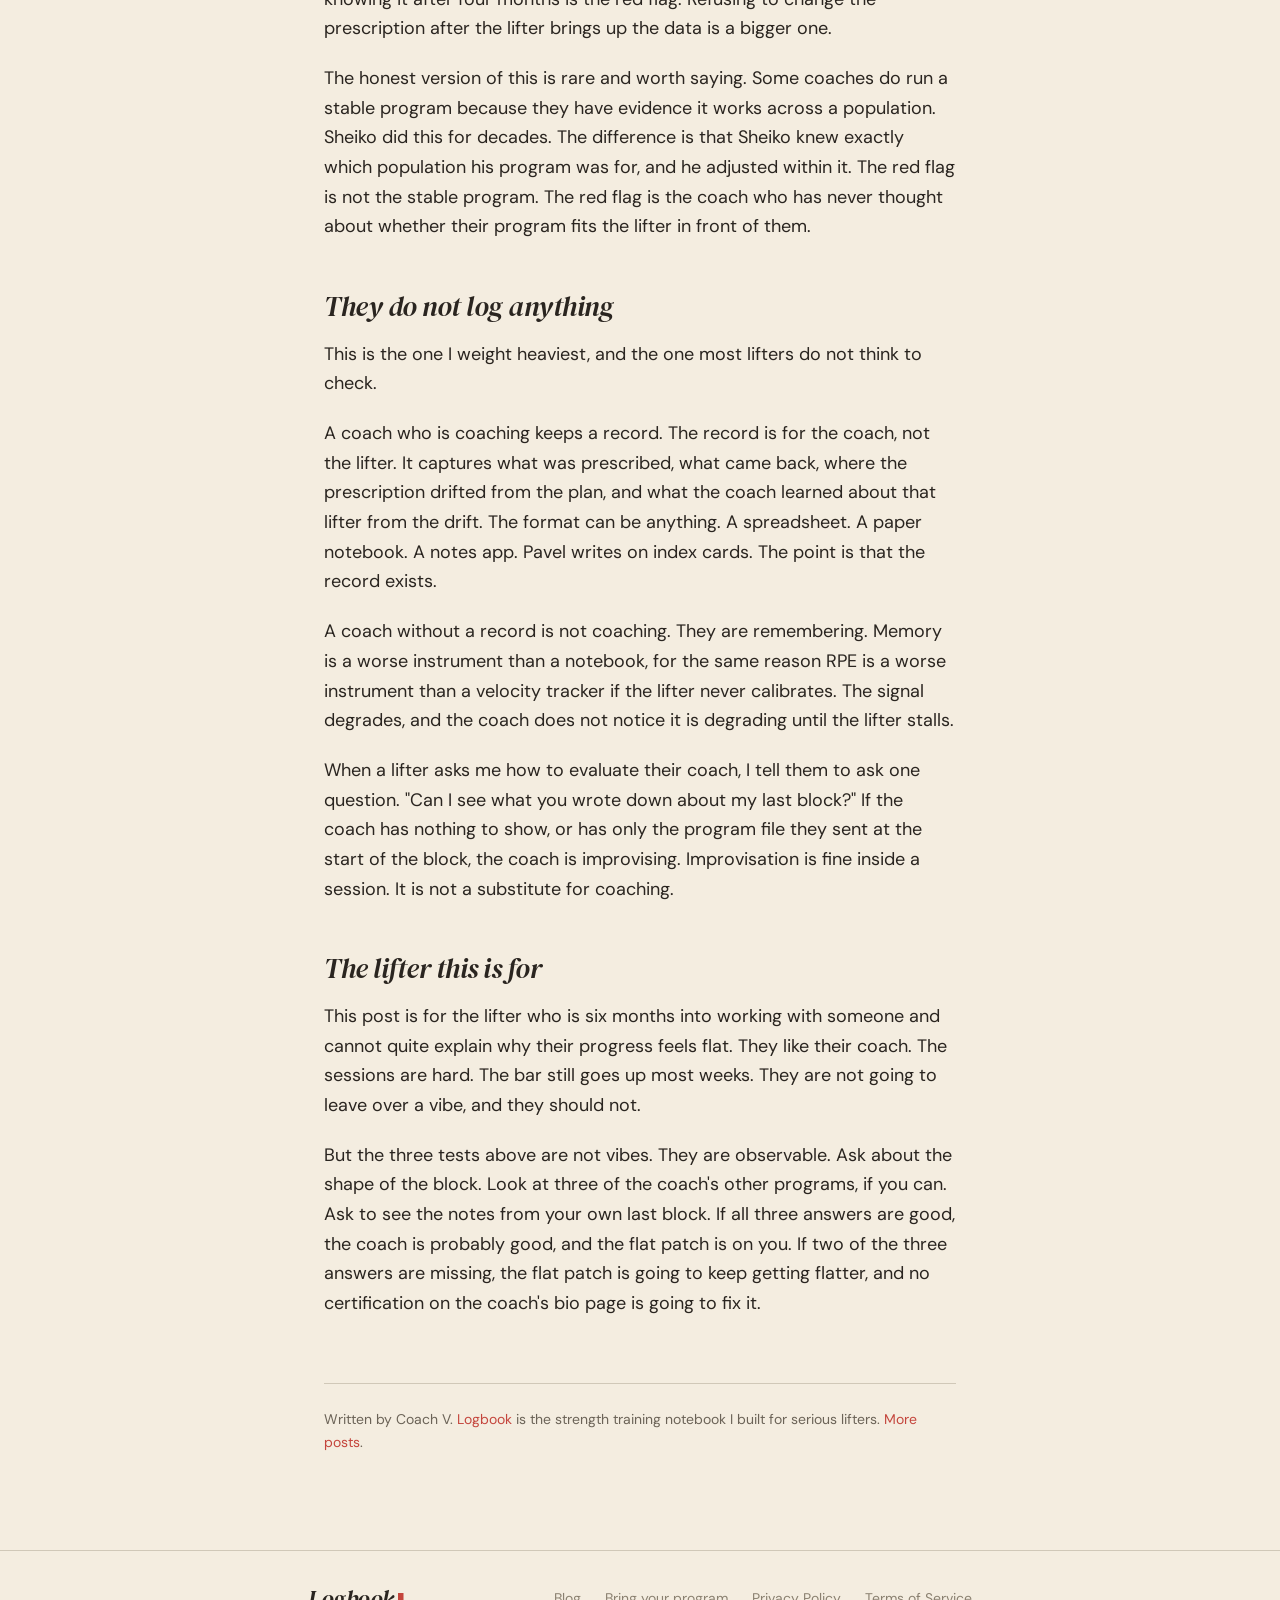
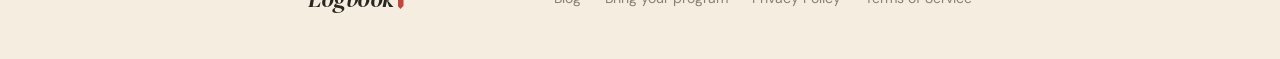
<file: blog/coaches-i-wouldnt-refer.html>
<!DOCTYPE html>
<html lang="en">
<head>
<meta charset="UTF-8">
<meta name="viewport" content="width=device-width, initial-scale=1.0">
<title>Coaches I wouldn&#x27;t refer my own clients to — Logbook</title>
<meta name="description" content="Three quiet red flags I look for when a lifter asks me about their strength coach. Not the cartoon villains. The ones serious lifters actually meet.">

<!-- Open Graph -->
<meta property="og:title" content="Coaches I wouldn&#x27;t refer my own clients to">
<meta property="og:description" content="Three quiet red flags I look for when a lifter asks me about their strength coach. Not the cartoon villains. The ones serious lifters actually meet.">
<meta property="og:type" content="article">
<meta property="og:url" content="https://uselogbook.app/blog/coaches-i-wouldnt-refer.html">
<meta property="og:image" content="https://uselogbook.app/screenshots/01-today.png">
<meta property="article:published_time" content="2026-05-21">

<!-- Twitter Card -->
<meta name="twitter:card" content="summary_large_image">
<meta name="twitter:title" content="Coaches I wouldn&#x27;t refer my own clients to">
<meta name="twitter:description" content="Three quiet red flags I look for when a lifter asks me about their strength coach. Not the cartoon villains. The ones serious lifters actually meet.">
<meta name="twitter:image" content="https://uselogbook.app/screenshots/01-today.png">

<script src="../analytics.js"></script>

<!-- Structured Data -->
<script type="application/ld+json">
{
  "@context": "https://schema.org",
  "@type": "BlogPosting",
  "headline": "Coaches I wouldn't refer my own clients to",
  "description": "Three quiet red flags I look for when a lifter asks me about their strength coach. Not the cartoon villains. The ones serious lifters actually meet.",
  "datePublished": "2026-05-21",
  "author": {
    "@type": "Person",
    "name": "Coach V"
  },
  "publisher": {
    "@type": "Organization",
    "name": "Logbook",
    "url": "https://uselogbook.app"
  },
  "mainEntityOfPage": "https://uselogbook.app/blog/coaches-i-wouldnt-refer.html"
}
</script>

<link href="https://fonts.googleapis.com/css2?family=DM+Sans:wght@400;500;600&family=DM+Serif+Display:ital@0;1&display=swap" rel="stylesheet">
<link rel="stylesheet" href="../styles.css">

<style>
  .post-wrap { max-width: 680px; margin: 0 auto; padding: 64px 24px 96px; }
  .post-meta { font-family: 'DM Sans', sans-serif; color: #6b6357; font-size: 14px; letter-spacing: 0.02em; text-transform: uppercase; margin-bottom: 16px; }
  .post-meta .shape { color: #C4453C; }
  .post-title { font-family: 'DM Serif Display', serif; font-style: italic; font-weight: 400; font-size: 44px; line-height: 1.15; letter-spacing: -1px; color: #2A2520; margin: 0 0 32px; }
  .post-body { font-family: 'DM Sans', sans-serif; color: #2A2520; font-size: 18px; line-height: 1.65; }
  .post-body p { margin: 0 0 20px; }
  .post-body h2 { font-family: 'DM Serif Display', serif; font-style: italic; font-weight: 400; font-size: 28px; line-height: 1.2; letter-spacing: -0.5px; color: #2A2520; margin: 48px 0 16px; }
  .post-body h3 { font-family: 'DM Sans', sans-serif; font-weight: 600; font-size: 20px; color: #2A2520; margin: 32px 0 12px; }
  .post-body blockquote { background: #EAE2D4; border-left: 3px solid #C4453C; margin: 24px 0; padding: 16px 20px; font-family: 'DM Serif Display', serif; font-style: italic; font-size: 19px; color: #2A2520; }
  .post-body code { background: #EAE2D4; padding: 2px 6px; border-radius: 3px; font-size: 15px; font-family: ui-monospace, SFMono-Regular, Menlo, monospace; }
  .post-body pre { background: #EAE2D4; padding: 16px 20px; border-radius: 4px; overflow-x: auto; font-size: 14px; line-height: 1.5; margin: 24px 0; }
  .post-body pre code { background: transparent; padding: 0; }
  .post-body ul, .post-body ol { margin: 0 0 20px 24px; padding: 0; }
  .post-body li { margin: 0 0 8px; }
  .post-body a { color: #C4453C; text-decoration: underline; text-underline-offset: 3px; }
  .post-body hr { border: none; border-top: 1px solid #D0C8B8; margin: 40px 0; }
  .post-footer { margin-top: 64px; padding-top: 24px; border-top: 1px solid #D0C8B8; font-family: 'DM Sans', sans-serif; font-size: 14px; color: #6b6357; }
  .post-footer a { color: #C4453C; }
  @media (max-width: 640px) {
    .post-wrap { padding: 40px 20px 64px; }
    .post-title { font-size: 34px; }
    .post-body { font-size: 17px; }
  }
</style>
</head>
<body>

<header class="topbar">
  <div class="container topbar-inner">
    <a href="../" class="wordmark-sm" aria-label="Logbook home">Logbook<span class="ribbon"></span></a>
    <nav class="topnav" aria-label="Primary">
      <a href="./">Blog</a>
      <a href="../bring-your-program.html">Bring your program</a>
    </nav>
  </div>
</header>

<article class="post-wrap"
         data-slug="coaches-i-wouldnt-refer"
         data-title="Coaches I wouldn&#x27;t refer my own clients to"
         data-date="2026-05-21"
         data-description="Three quiet red flags I look for when a lifter asks me about their strength coach. Not the cartoon villains. The ones serious lifters actually meet."
         data-shape="opinion">
  <div class="post-meta"><time datetime="2026-05-21">May 21, 2026</time> · <span class="shape">opinion</span></div>
  <h1 class="post-title">Coaches I wouldn&#x27;t refer my own clients to</h1>
  <div class="post-body">
<p>A lifter messaged me last month with the question I get most often. &quot;My coach is okay, I think. How would I know if he wasn&#x27;t?&quot; I don&#x27;t answer that question with credentials. I answer it with three small tests, and none of them are about the certifications on the coach&#x27;s bio page.</p>
<p>The cartoon villain is easy to spot. No programming, ego-lifts in the client&#x27;s sessions, sells supplements out of the gym bag. A serious lifter is not going to sign with that coach in the first place. The coaches I would not refer my own clients to look more boring than that, and that is what makes them harder to leave.</p>
<h2>They cannot tell you why this week is lighter than last week</h2>
<p>Every program I have ever respected has shape. Loads move in waves. A week of accumulation, a week of intensification, a deload that is actually a deload. The shape is not decoration. The shape is how the SRA curve works.</p>
<p>If a lifter asks their coach &quot;why is this week&#x27;s top set RPE 7 when last week&#x27;s was RPE 9,&quot; and the coach answers with &quot;to give your body a break,&quot; the program does not have a shape. It has weeks. There is a difference. A coach with a shape can name where the lifter is in the block, what the block is building toward, and what the next block is going to ask of them. A coach without one is writing today&#x27;s session in the same notebook they wrote yesterday&#x27;s, with the same volume of thought.</p>
<p>This is the quietest red flag, because the sessions still feel hard, the loads still move up sometimes, and the client still gets stronger for a while. It looks like coaching until it stops working, and by then the lifter has spent a year of training on it.</p>
<h2>They program the same accessory work for every client</h2>
<p>I have a friend who coaches a roster of fifteen lifters. I have looked at six of their programs. The top sets vary. The accessories are identical. Same paused bench day, same Romanian deadlift volume, same tricep prescription, same week 4 deload. The coach is not writing programs. The coach is writing one program and changing the name at the top.</p>
<p>Autoregulation is not a luxury feature. Two lifters with the same one-rep maxes will respond to the same volume in different ways, and a coach who has actually watched both of them lift knows it within four weeks. Not knowing it after four months is the red flag. Refusing to change the prescription after the lifter brings up the data is a bigger one.</p>
<p>The honest version of this is rare and worth saying. Some coaches do run a stable program because they have evidence it works across a population. Sheiko did this for decades. The difference is that Sheiko knew exactly which population his program was for, and he adjusted within it. The red flag is not the stable program. The red flag is the coach who has never thought about whether their program fits the lifter in front of them.</p>
<h2>They do not log anything</h2>
<p>This is the one I weight heaviest, and the one most lifters do not think to check.</p>
<p>A coach who is coaching keeps a record. The record is for the coach, not the lifter. It captures what was prescribed, what came back, where the prescription drifted from the plan, and what the coach learned about that lifter from the drift. The format can be anything. A spreadsheet. A paper notebook. A notes app. Pavel writes on index cards. The point is that the record exists.</p>
<p>A coach without a record is not coaching. They are remembering. Memory is a worse instrument than a notebook, for the same reason RPE is a worse instrument than a velocity tracker if the lifter never calibrates. The signal degrades, and the coach does not notice it is degrading until the lifter stalls.</p>
<p>When a lifter asks me how to evaluate their coach, I tell them to ask one question. &quot;Can I see what you wrote down about my last block?&quot; If the coach has nothing to show, or has only the program file they sent at the start of the block, the coach is improvising. Improvisation is fine inside a session. It is not a substitute for coaching.</p>
<h2>The lifter this is for</h2>
<p>This post is for the lifter who is six months into working with someone and cannot quite explain why their progress feels flat. They like their coach. The sessions are hard. The bar still goes up most weeks. They are not going to leave over a vibe, and they should not.</p>
<p>But the three tests above are not vibes. They are observable. Ask about the shape of the block. Look at three of the coach&#x27;s other programs, if you can. Ask to see the notes from your own last block. If all three answers are good, the coach is probably good, and the flat patch is on you. If two of the three answers are missing, the flat patch is going to keep getting flatter, and no certification on the coach&#x27;s bio page is going to fix it.</p>
  </div>
  <div class="post-footer">
    Written by Coach V. <a href="../">Logbook</a> is the strength training notebook I built for serious lifters. <a href="./">More posts</a>.
  </div>
</article>

<footer>
  <div class="container footer-inner">
    <a href="../" class="wordmark-sm">Logbook<span class="ribbon"></span></a>
    <div class="footer-links">
      <a href="./">Blog</a>
      <a href="../bring-your-program.html">Bring your program</a>
      <a href="../privacy.html">Privacy Policy</a>
      <a href="../terms.html">Terms of Service</a>
    </div>
  </div>
</footer>

</body>
</html>
</file>
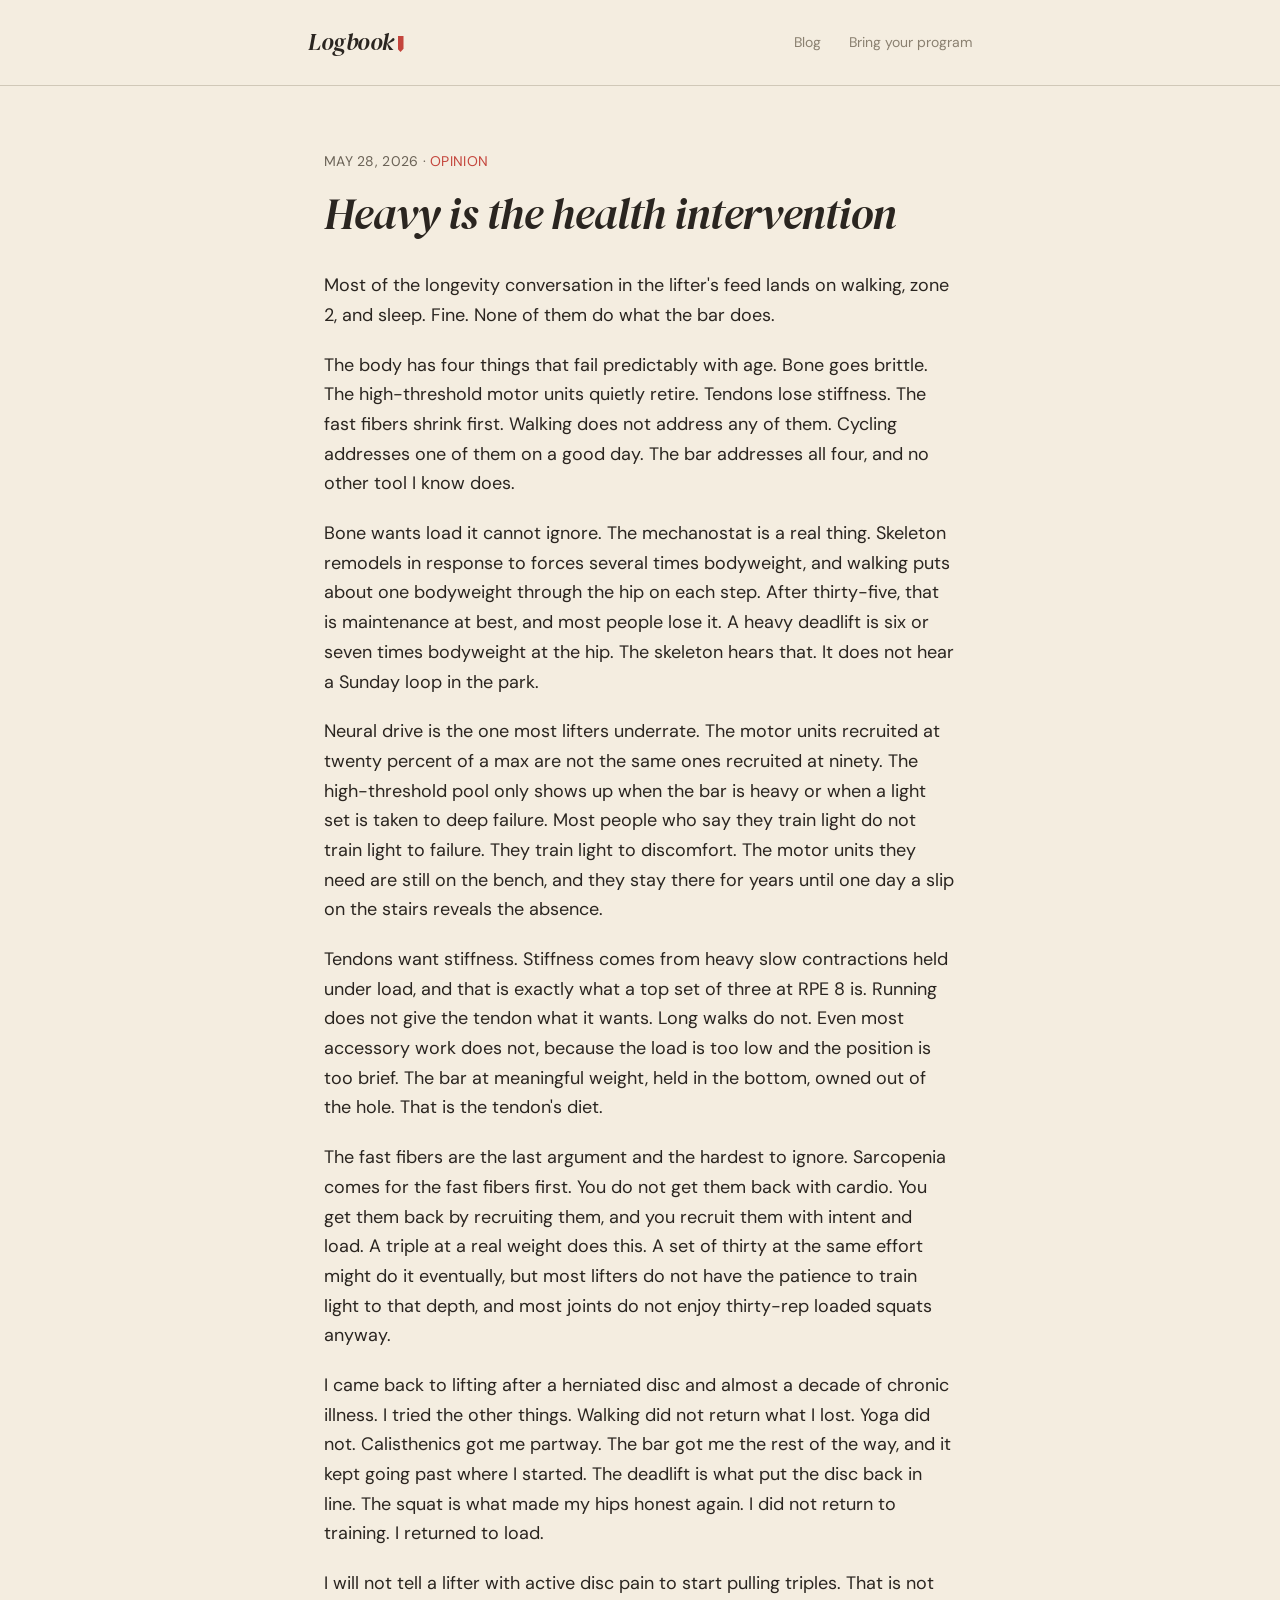
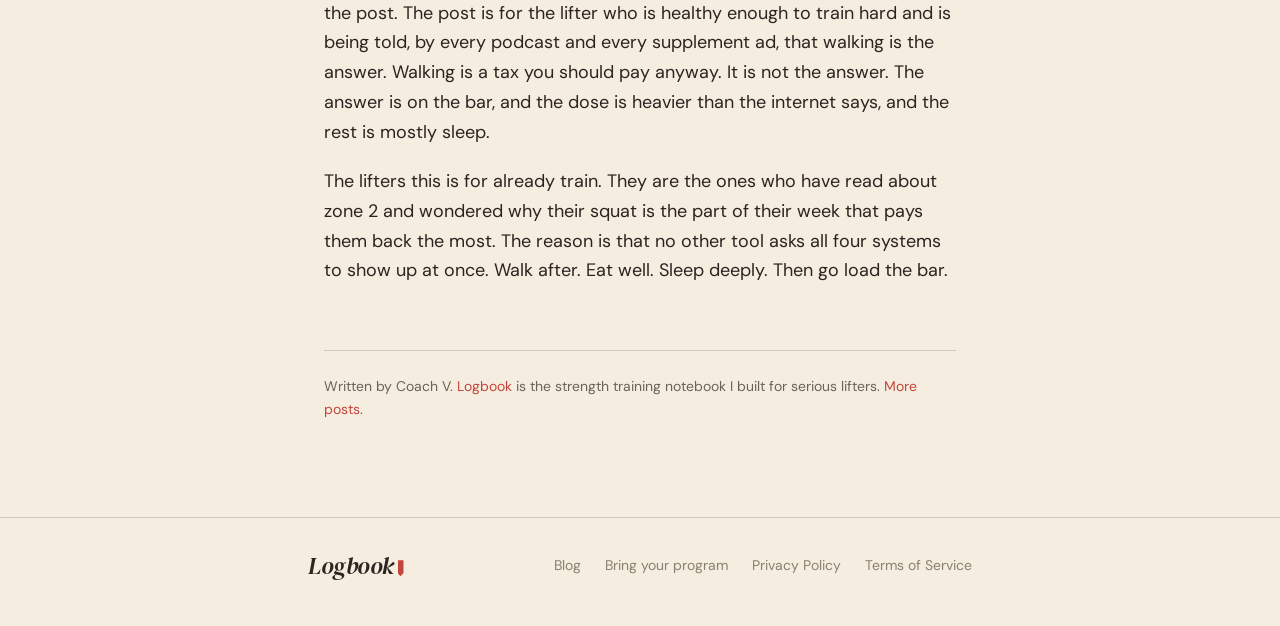
<file: blog/heavy-is-the-health-intervention.html>
<!DOCTYPE html>
<html lang="en">
<head>
<meta charset="UTF-8">
<meta name="viewport" content="width=device-width, initial-scale=1.0">
<title>Heavy is the health intervention — Logbook</title>
<meta name="description" content="The longevity feed lands on walking and zone 2. Neither does what the bar does. Heavy lifting is the actual intervention for the things that fail with age.">

<!-- Open Graph -->
<meta property="og:title" content="Heavy is the health intervention">
<meta property="og:description" content="The longevity feed lands on walking and zone 2. Neither does what the bar does. Heavy lifting is the actual intervention for the things that fail with age.">
<meta property="og:type" content="article">
<meta property="og:url" content="https://uselogbook.app/blog/heavy-is-the-health-intervention.html">
<meta property="og:image" content="https://uselogbook.app/screenshots/01-today.png">
<meta property="article:published_time" content="2026-05-28">

<!-- Twitter Card -->
<meta name="twitter:card" content="summary_large_image">
<meta name="twitter:title" content="Heavy is the health intervention">
<meta name="twitter:description" content="The longevity feed lands on walking and zone 2. Neither does what the bar does. Heavy lifting is the actual intervention for the things that fail with age.">
<meta name="twitter:image" content="https://uselogbook.app/screenshots/01-today.png">

<script src="../analytics.js"></script>

<!-- Structured Data -->
<script type="application/ld+json">
{
  "@context": "https://schema.org",
  "@type": "BlogPosting",
  "headline": "Heavy is the health intervention",
  "description": "The longevity feed lands on walking and zone 2. Neither does what the bar does. Heavy lifting is the actual intervention for the things that fail with age.",
  "datePublished": "2026-05-28",
  "author": {
    "@type": "Person",
    "name": "Coach V"
  },
  "publisher": {
    "@type": "Organization",
    "name": "Logbook",
    "url": "https://uselogbook.app"
  },
  "mainEntityOfPage": "https://uselogbook.app/blog/heavy-is-the-health-intervention.html"
}
</script>

<link href="https://fonts.googleapis.com/css2?family=DM+Sans:wght@400;500;600&family=DM+Serif+Display:ital@0;1&display=swap" rel="stylesheet">
<link rel="stylesheet" href="../styles.css">

<style>
  .post-wrap { max-width: 680px; margin: 0 auto; padding: 64px 24px 96px; }
  .post-meta { font-family: 'DM Sans', sans-serif; color: #6b6357; font-size: 14px; letter-spacing: 0.02em; text-transform: uppercase; margin-bottom: 16px; }
  .post-meta .shape { color: #C4453C; }
  .post-title { font-family: 'DM Serif Display', serif; font-style: italic; font-weight: 400; font-size: 44px; line-height: 1.15; letter-spacing: -1px; color: #2A2520; margin: 0 0 32px; }
  .post-body { font-family: 'DM Sans', sans-serif; color: #2A2520; font-size: 18px; line-height: 1.65; }
  .post-body p { margin: 0 0 20px; }
  .post-body h2 { font-family: 'DM Serif Display', serif; font-style: italic; font-weight: 400; font-size: 28px; line-height: 1.2; letter-spacing: -0.5px; color: #2A2520; margin: 48px 0 16px; }
  .post-body h3 { font-family: 'DM Sans', sans-serif; font-weight: 600; font-size: 20px; color: #2A2520; margin: 32px 0 12px; }
  .post-body blockquote { background: #EAE2D4; border-left: 3px solid #C4453C; margin: 24px 0; padding: 16px 20px; font-family: 'DM Serif Display', serif; font-style: italic; font-size: 19px; color: #2A2520; }
  .post-body code { background: #EAE2D4; padding: 2px 6px; border-radius: 3px; font-size: 15px; font-family: ui-monospace, SFMono-Regular, Menlo, monospace; }
  .post-body pre { background: #EAE2D4; padding: 16px 20px; border-radius: 4px; overflow-x: auto; font-size: 14px; line-height: 1.5; margin: 24px 0; }
  .post-body pre code { background: transparent; padding: 0; }
  .post-body ul, .post-body ol { margin: 0 0 20px 24px; padding: 0; }
  .post-body li { margin: 0 0 8px; }
  .post-body a { color: #C4453C; text-decoration: underline; text-underline-offset: 3px; }
  .post-body hr { border: none; border-top: 1px solid #D0C8B8; margin: 40px 0; }
  .post-footer { margin-top: 64px; padding-top: 24px; border-top: 1px solid #D0C8B8; font-family: 'DM Sans', sans-serif; font-size: 14px; color: #6b6357; }
  .post-footer a { color: #C4453C; }
  @media (max-width: 640px) {
    .post-wrap { padding: 40px 20px 64px; }
    .post-title { font-size: 34px; }
    .post-body { font-size: 17px; }
  }
</style>
</head>
<body>

<header class="topbar">
  <div class="container topbar-inner">
    <a href="../" class="wordmark-sm" aria-label="Logbook home">Logbook<span class="ribbon"></span></a>
    <nav class="topnav" aria-label="Primary">
      <a href="./">Blog</a>
      <a href="../bring-your-program.html">Bring your program</a>
    </nav>
  </div>
</header>

<article class="post-wrap"
         data-slug="heavy-is-the-health-intervention"
         data-title="Heavy is the health intervention"
         data-date="2026-05-28"
         data-description="The longevity feed lands on walking and zone 2. Neither does what the bar does. Heavy lifting is the actual intervention for the things that fail with age."
         data-shape="opinion">
  <div class="post-meta"><time datetime="2026-05-28">May 28, 2026</time> · <span class="shape">opinion</span></div>
  <h1 class="post-title">Heavy is the health intervention</h1>
  <div class="post-body">
<p>Most of the longevity conversation in the lifter&#x27;s feed lands on walking, zone 2, and sleep. Fine. None of them do what the bar does.</p>
<p>The body has four things that fail predictably with age. Bone goes brittle. The high-threshold motor units quietly retire. Tendons lose stiffness. The fast fibers shrink first. Walking does not address any of them. Cycling addresses one of them on a good day. The bar addresses all four, and no other tool I know does.</p>
<p>Bone wants load it cannot ignore. The mechanostat is a real thing. Skeleton remodels in response to forces several times bodyweight, and walking puts about one bodyweight through the hip on each step. After thirty-five, that is maintenance at best, and most people lose it. A heavy deadlift is six or seven times bodyweight at the hip. The skeleton hears that. It does not hear a Sunday loop in the park.</p>
<p>Neural drive is the one most lifters underrate. The motor units recruited at twenty percent of a max are not the same ones recruited at ninety. The high-threshold pool only shows up when the bar is heavy or when a light set is taken to deep failure. Most people who say they train light do not train light to failure. They train light to discomfort. The motor units they need are still on the bench, and they stay there for years until one day a slip on the stairs reveals the absence.</p>
<p>Tendons want stiffness. Stiffness comes from heavy slow contractions held under load, and that is exactly what a top set of three at RPE 8 is. Running does not give the tendon what it wants. Long walks do not. Even most accessory work does not, because the load is too low and the position is too brief. The bar at meaningful weight, held in the bottom, owned out of the hole. That is the tendon&#x27;s diet.</p>
<p>The fast fibers are the last argument and the hardest to ignore. Sarcopenia comes for the fast fibers first. You do not get them back with cardio. You get them back by recruiting them, and you recruit them with intent and load. A triple at a real weight does this. A set of thirty at the same effort might do it eventually, but most lifters do not have the patience to train light to that depth, and most joints do not enjoy thirty-rep loaded squats anyway.</p>
<p>I came back to lifting after a herniated disc and almost a decade of chronic illness. I tried the other things. Walking did not return what I lost. Yoga did not. Calisthenics got me partway. The bar got me the rest of the way, and it kept going past where I started. The deadlift is what put the disc back in line. The squat is what made my hips honest again. I did not return to training. I returned to load.</p>
<p>I will not tell a lifter with active disc pain to start pulling triples. That is not the post. The post is for the lifter who is healthy enough to train hard and is being told, by every podcast and every supplement ad, that walking is the answer. Walking is a tax you should pay anyway. It is not the answer. The answer is on the bar, and the dose is heavier than the internet says, and the rest is mostly sleep.</p>
<p>The lifters this is for already train. They are the ones who have read about zone 2 and wondered why their squat is the part of their week that pays them back the most. The reason is that no other tool asks all four systems to show up at once. Walk after. Eat well. Sleep deeply. Then go load the bar.</p>
  </div>
  <div class="post-footer">
    Written by Coach V. <a href="../">Logbook</a> is the strength training notebook I built for serious lifters. <a href="./">More posts</a>.
  </div>
</article>

<footer>
  <div class="container footer-inner">
    <a href="../" class="wordmark-sm">Logbook<span class="ribbon"></span></a>
    <div class="footer-links">
      <a href="./">Blog</a>
      <a href="../bring-your-program.html">Bring your program</a>
      <a href="../privacy.html">Privacy Policy</a>
      <a href="../terms.html">Terms of Service</a>
    </div>
  </div>
</footer>

</body>
</html>
</file>
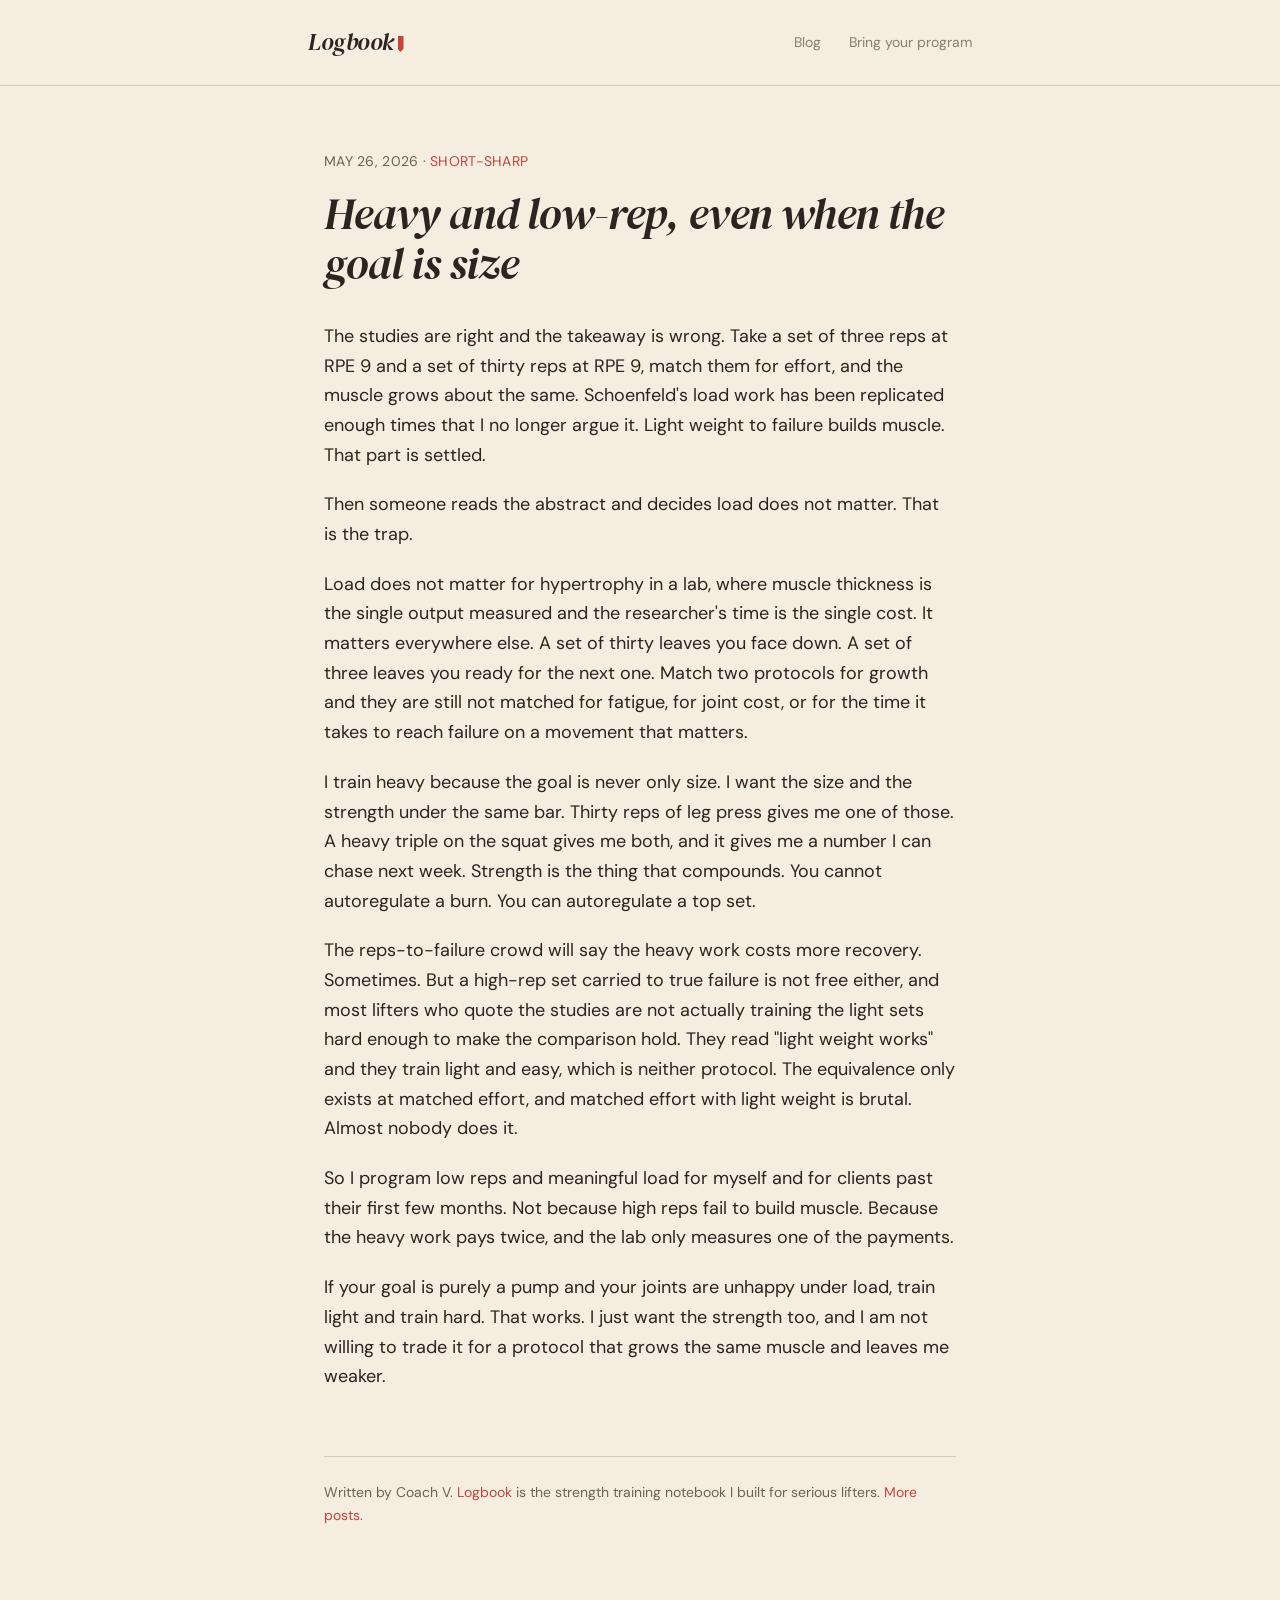
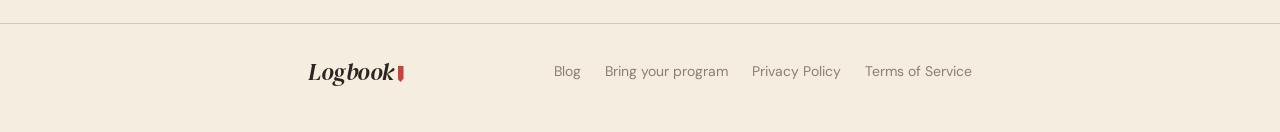
<file: blog/heavy-vs-light-weight.html>
<!DOCTYPE html>
<html lang="en">
<head>
<meta charset="UTF-8">
<meta name="viewport" content="width=device-width, initial-scale=1.0">
<title>Heavy and low-rep, even when the goal is size — Logbook</title>
<meta name="description" content="Light weight to failure builds muscle. The research is real. For a lifter who already trains hard, the equivalence is still a trap. Here is why I train heavy.">

<!-- Open Graph -->
<meta property="og:title" content="Heavy and low-rep, even when the goal is size">
<meta property="og:description" content="Light weight to failure builds muscle. The research is real. For a lifter who already trains hard, the equivalence is still a trap. Here is why I train heavy.">
<meta property="og:type" content="article">
<meta property="og:url" content="https://uselogbook.app/blog/heavy-vs-light-weight.html">
<meta property="og:image" content="https://uselogbook.app/screenshots/01-today.png">
<meta property="article:published_time" content="2026-05-26">

<!-- Twitter Card -->
<meta name="twitter:card" content="summary_large_image">
<meta name="twitter:title" content="Heavy and low-rep, even when the goal is size">
<meta name="twitter:description" content="Light weight to failure builds muscle. The research is real. For a lifter who already trains hard, the equivalence is still a trap. Here is why I train heavy.">
<meta name="twitter:image" content="https://uselogbook.app/screenshots/01-today.png">

<script src="../analytics.js"></script>

<!-- Structured Data -->
<script type="application/ld+json">
{
  "@context": "https://schema.org",
  "@type": "BlogPosting",
  "headline": "Heavy and low-rep, even when the goal is size",
  "description": "Light weight to failure builds muscle. The research is real. For a lifter who already trains hard, the equivalence is still a trap. Here is why I train heavy.",
  "datePublished": "2026-05-26",
  "author": {
    "@type": "Person",
    "name": "Coach V"
  },
  "publisher": {
    "@type": "Organization",
    "name": "Logbook",
    "url": "https://uselogbook.app"
  },
  "mainEntityOfPage": "https://uselogbook.app/blog/heavy-vs-light-weight.html"
}
</script>

<link href="https://fonts.googleapis.com/css2?family=DM+Sans:wght@400;500;600&family=DM+Serif+Display:ital@0;1&display=swap" rel="stylesheet">
<link rel="stylesheet" href="../styles.css">

<style>
  .post-wrap { max-width: 680px; margin: 0 auto; padding: 64px 24px 96px; }
  .post-meta { font-family: 'DM Sans', sans-serif; color: #6b6357; font-size: 14px; letter-spacing: 0.02em; text-transform: uppercase; margin-bottom: 16px; }
  .post-meta .shape { color: #C4453C; }
  .post-title { font-family: 'DM Serif Display', serif; font-style: italic; font-weight: 400; font-size: 44px; line-height: 1.15; letter-spacing: -1px; color: #2A2520; margin: 0 0 32px; }
  .post-body { font-family: 'DM Sans', sans-serif; color: #2A2520; font-size: 18px; line-height: 1.65; }
  .post-body p { margin: 0 0 20px; }
  .post-body h2 { font-family: 'DM Serif Display', serif; font-style: italic; font-weight: 400; font-size: 28px; line-height: 1.2; letter-spacing: -0.5px; color: #2A2520; margin: 48px 0 16px; }
  .post-body h3 { font-family: 'DM Sans', sans-serif; font-weight: 600; font-size: 20px; color: #2A2520; margin: 32px 0 12px; }
  .post-body blockquote { background: #EAE2D4; border-left: 3px solid #C4453C; margin: 24px 0; padding: 16px 20px; font-family: 'DM Serif Display', serif; font-style: italic; font-size: 19px; color: #2A2520; }
  .post-body code { background: #EAE2D4; padding: 2px 6px; border-radius: 3px; font-size: 15px; font-family: ui-monospace, SFMono-Regular, Menlo, monospace; }
  .post-body pre { background: #EAE2D4; padding: 16px 20px; border-radius: 4px; overflow-x: auto; font-size: 14px; line-height: 1.5; margin: 24px 0; }
  .post-body pre code { background: transparent; padding: 0; }
  .post-body ul, .post-body ol { margin: 0 0 20px 24px; padding: 0; }
  .post-body li { margin: 0 0 8px; }
  .post-body a { color: #C4453C; text-decoration: underline; text-underline-offset: 3px; }
  .post-body hr { border: none; border-top: 1px solid #D0C8B8; margin: 40px 0; }
  .post-footer { margin-top: 64px; padding-top: 24px; border-top: 1px solid #D0C8B8; font-family: 'DM Sans', sans-serif; font-size: 14px; color: #6b6357; }
  .post-footer a { color: #C4453C; }
  @media (max-width: 640px) {
    .post-wrap { padding: 40px 20px 64px; }
    .post-title { font-size: 34px; }
    .post-body { font-size: 17px; }
  }
</style>
</head>
<body>

<header class="topbar">
  <div class="container topbar-inner">
    <a href="../" class="wordmark-sm" aria-label="Logbook home">Logbook<span class="ribbon"></span></a>
    <nav class="topnav" aria-label="Primary">
      <a href="./">Blog</a>
      <a href="../bring-your-program.html">Bring your program</a>
    </nav>
  </div>
</header>

<article class="post-wrap"
         data-slug="heavy-vs-light-weight"
         data-title="Heavy and low-rep, even when the goal is size"
         data-date="2026-05-26"
         data-description="Light weight to failure builds muscle. The research is real. For a lifter who already trains hard, the equivalence is still a trap. Here is why I train heavy."
         data-shape="short-sharp">
  <div class="post-meta"><time datetime="2026-05-26">May 26, 2026</time> · <span class="shape">short-sharp</span></div>
  <h1 class="post-title">Heavy and low-rep, even when the goal is size</h1>
  <div class="post-body">
<p>The studies are right and the takeaway is wrong. Take a set of three reps at RPE 9 and a set of thirty reps at RPE 9, match them for effort, and the muscle grows about the same. Schoenfeld&#x27;s load work has been replicated enough times that I no longer argue it. Light weight to failure builds muscle. That part is settled.</p>
<p>Then someone reads the abstract and decides load does not matter. That is the trap.</p>
<p>Load does not matter for hypertrophy in a lab, where muscle thickness is the single output measured and the researcher&#x27;s time is the single cost. It matters everywhere else. A set of thirty leaves you face down. A set of three leaves you ready for the next one. Match two protocols for growth and they are still not matched for fatigue, for joint cost, or for the time it takes to reach failure on a movement that matters.</p>
<p>I train heavy because the goal is never only size. I want the size and the strength under the same bar. Thirty reps of leg press gives me one of those. A heavy triple on the squat gives me both, and it gives me a number I can chase next week. Strength is the thing that compounds. You cannot autoregulate a burn. You can autoregulate a top set.</p>
<p>The reps-to-failure crowd will say the heavy work costs more recovery. Sometimes. But a high-rep set carried to true failure is not free either, and most lifters who quote the studies are not actually training the light sets hard enough to make the comparison hold. They read &quot;light weight works&quot; and they train light and easy, which is neither protocol. The equivalence only exists at matched effort, and matched effort with light weight is brutal. Almost nobody does it.</p>
<p>So I program low reps and meaningful load for myself and for clients past their first few months. Not because high reps fail to build muscle. Because the heavy work pays twice, and the lab only measures one of the payments.</p>
<p>If your goal is purely a pump and your joints are unhappy under load, train light and train hard. That works. I just want the strength too, and I am not willing to trade it for a protocol that grows the same muscle and leaves me weaker.</p>
  </div>
  <div class="post-footer">
    Written by Coach V. <a href="../">Logbook</a> is the strength training notebook I built for serious lifters. <a href="./">More posts</a>.
  </div>
</article>

<footer>
  <div class="container footer-inner">
    <a href="../" class="wordmark-sm">Logbook<span class="ribbon"></span></a>
    <div class="footer-links">
      <a href="./">Blog</a>
      <a href="../bring-your-program.html">Bring your program</a>
      <a href="../privacy.html">Privacy Policy</a>
      <a href="../terms.html">Terms of Service</a>
    </div>
  </div>
</footer>

</body>
</html>
</file>
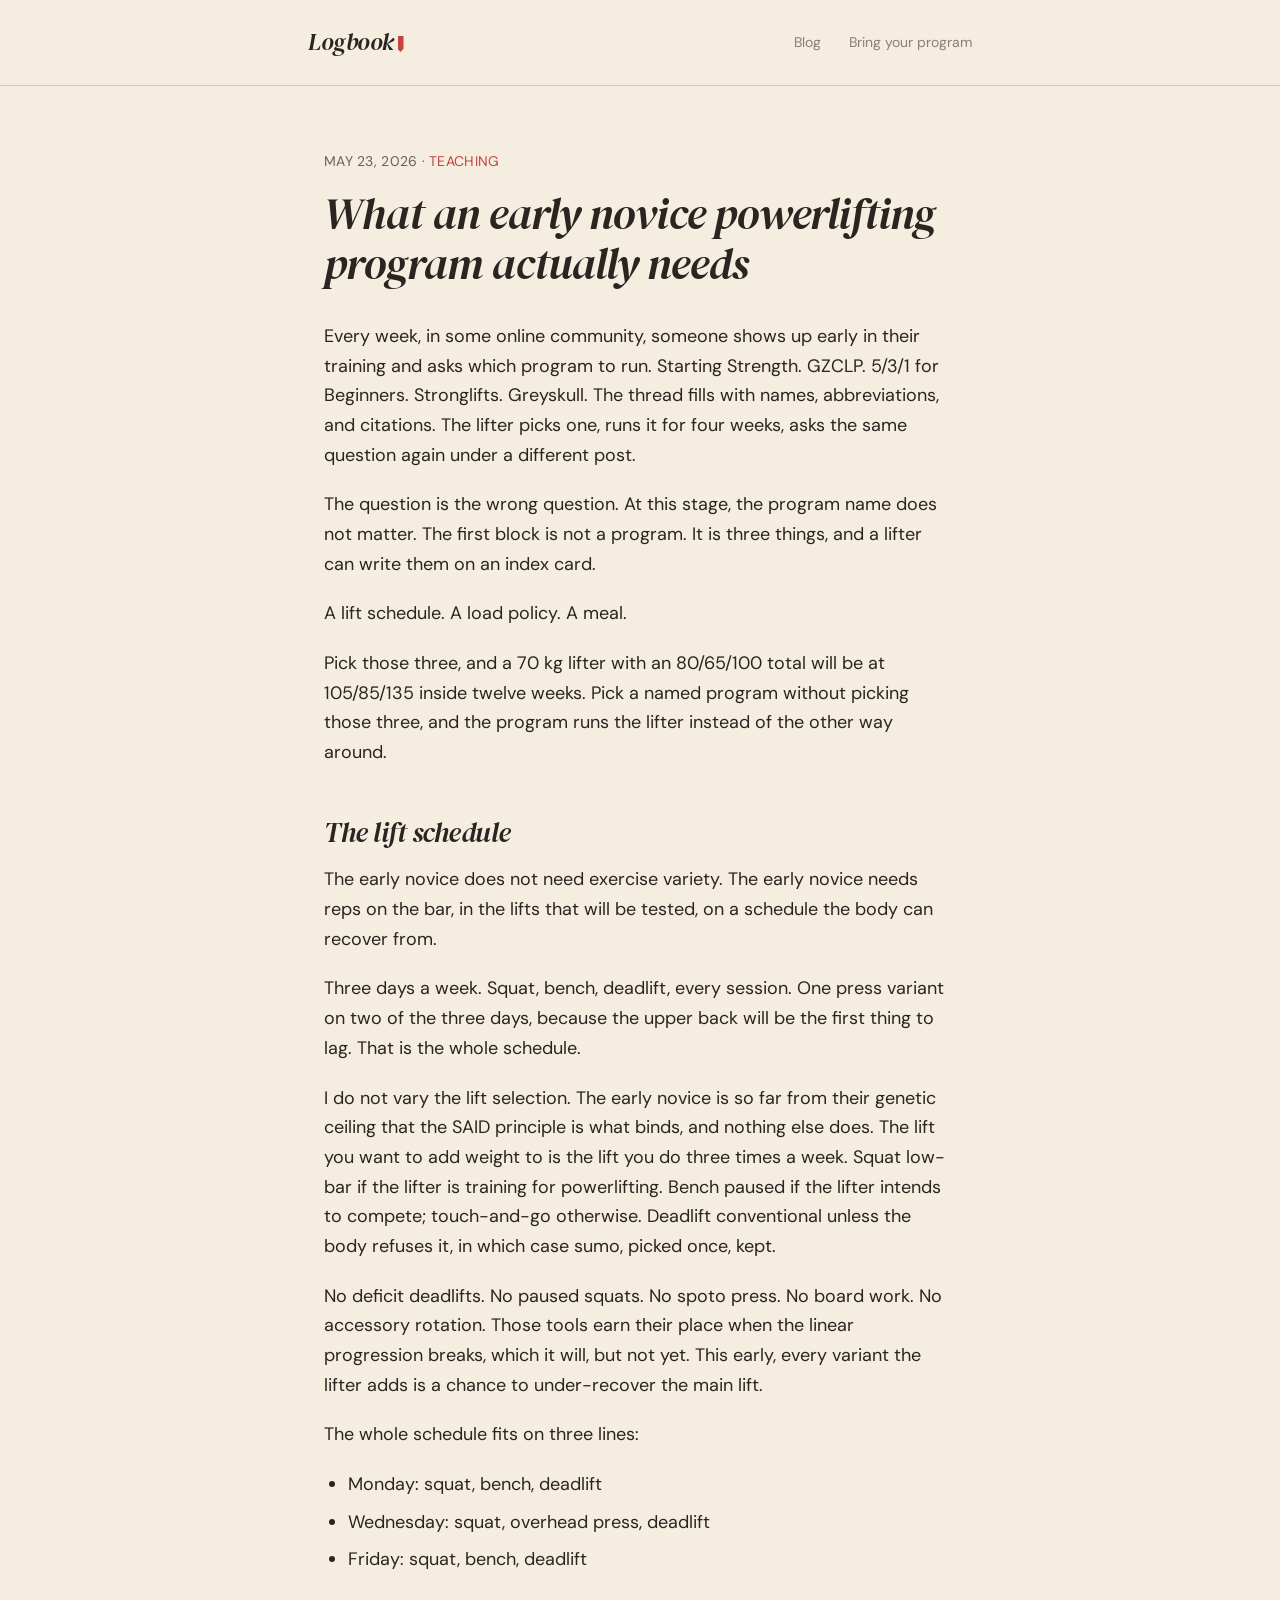
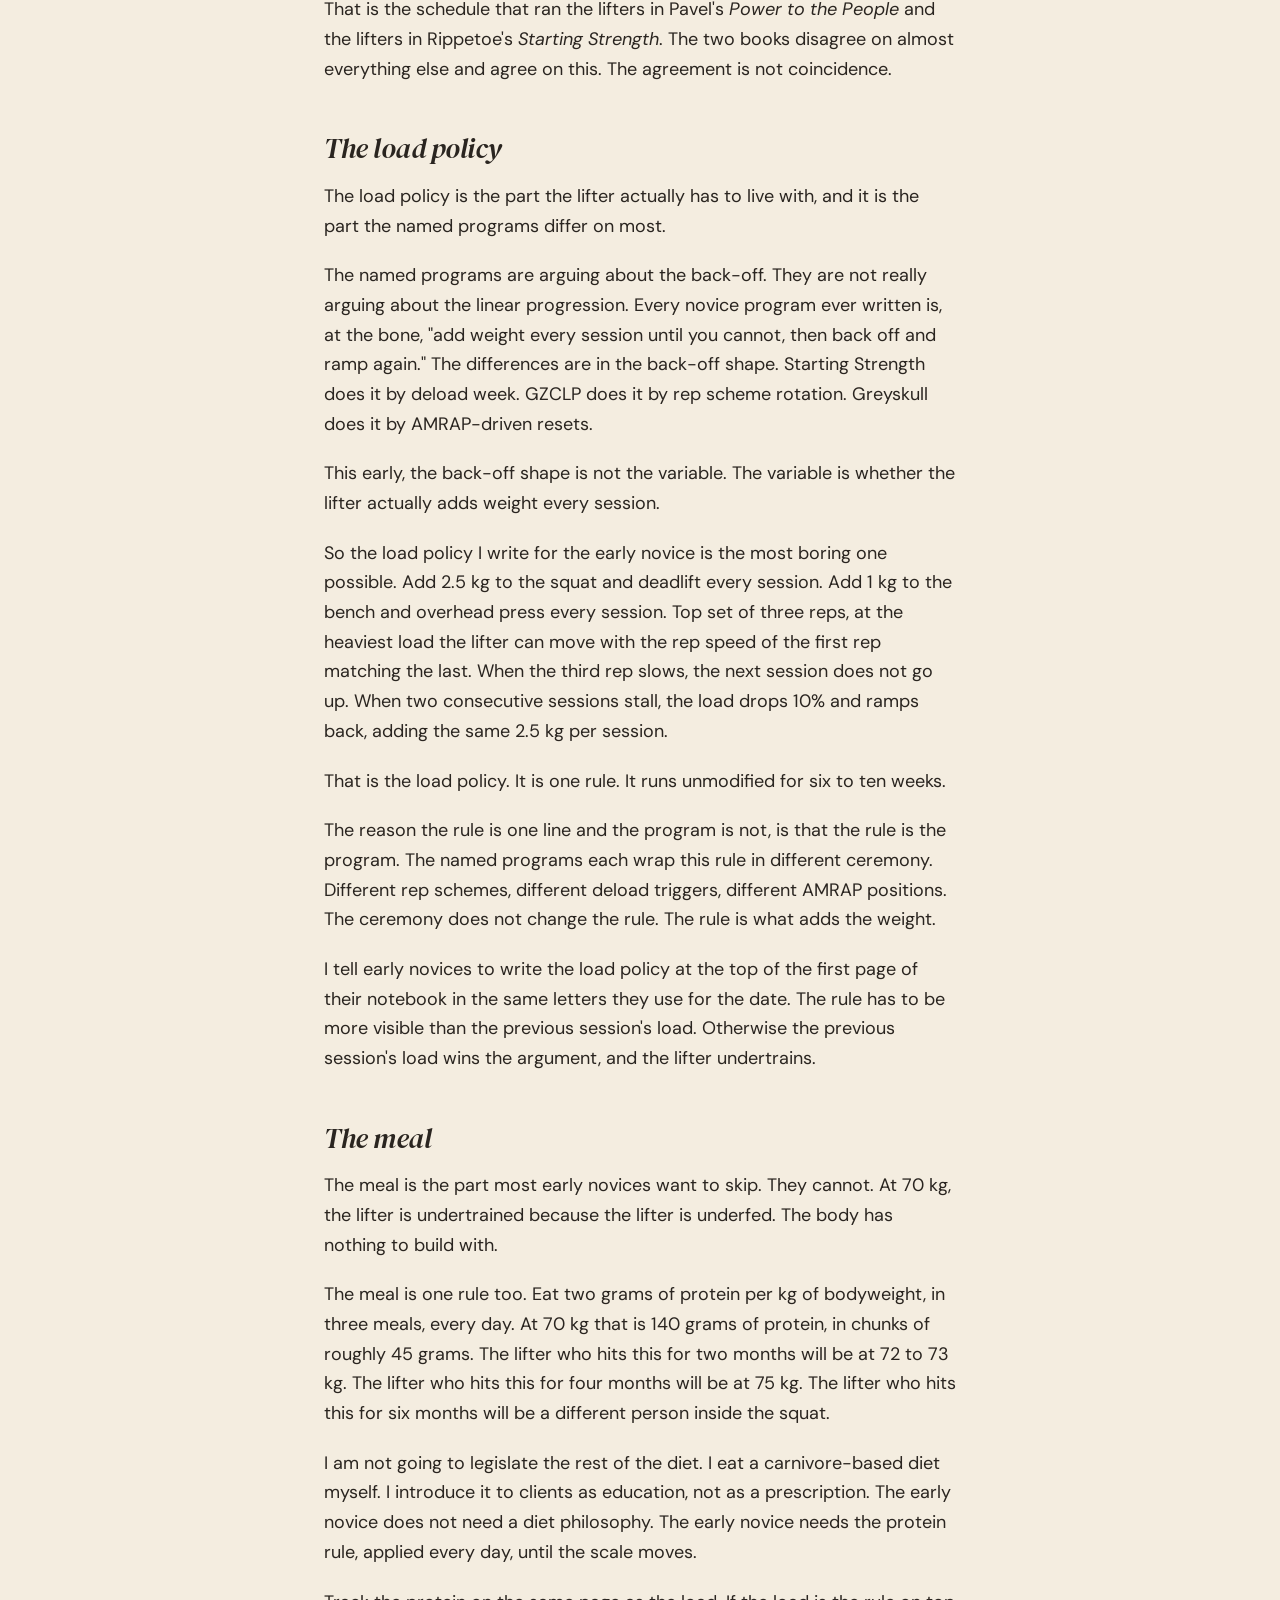
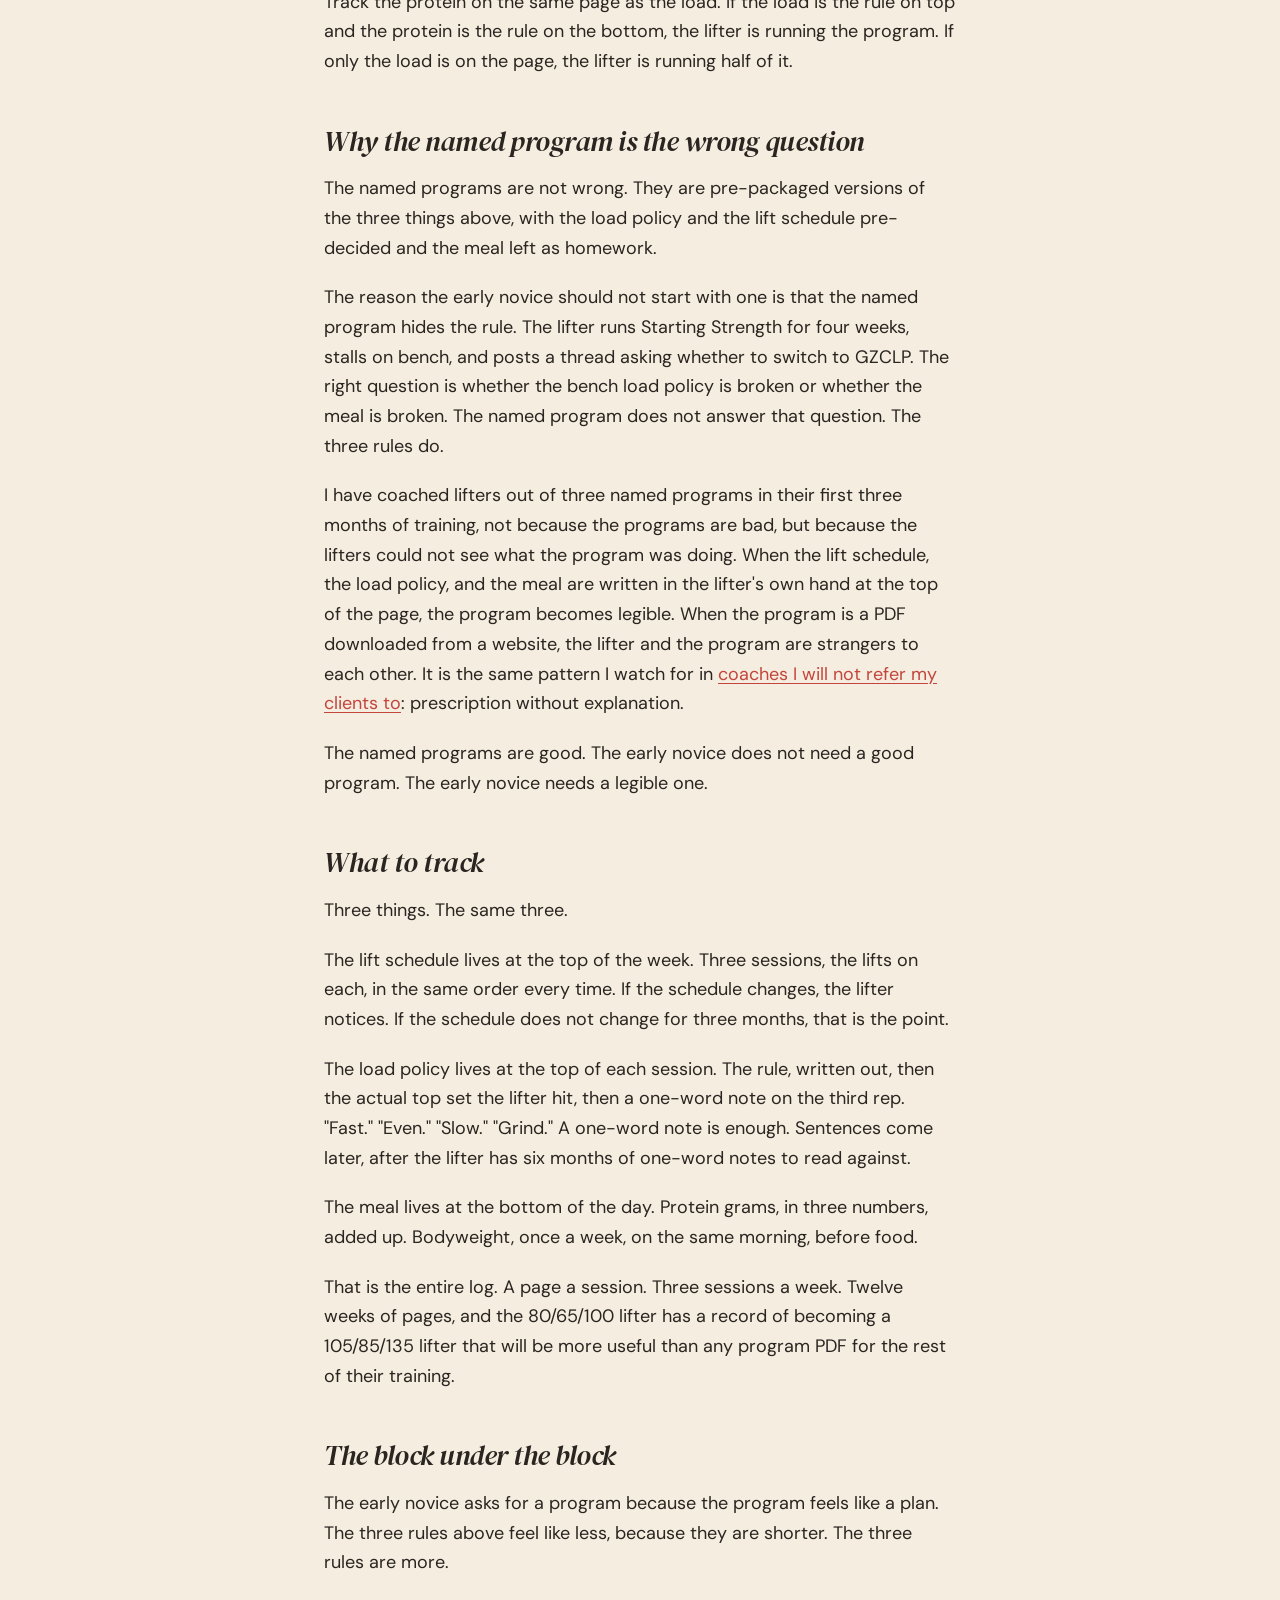
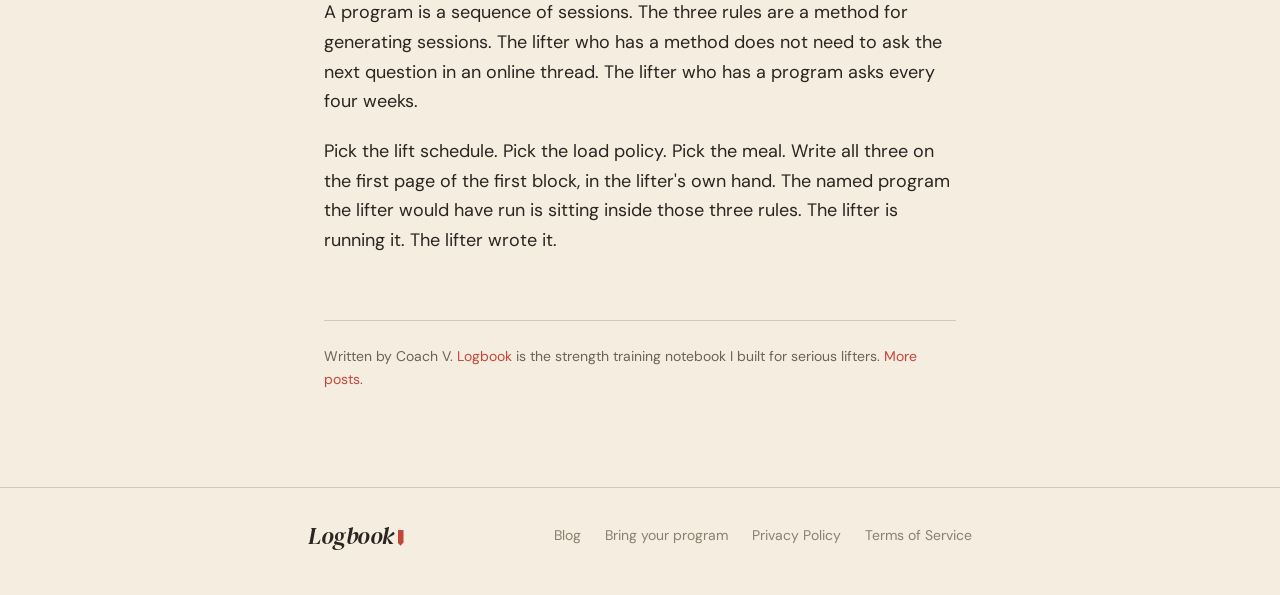
<file: blog/novice-powerlifting-program.html>
<!DOCTYPE html>
<html lang="en">
<head>
<meta charset="UTF-8">
<meta name="viewport" content="width=device-width, initial-scale=1.0">
<title>What an early novice powerlifting program actually needs — Logbook</title>
<meta name="description" content="At 70 kg and an 80/65/100 total, the program name does not matter. The first block is three things, and a lifter can write it on an index card.">

<!-- Open Graph -->
<meta property="og:title" content="What an early novice powerlifting program actually needs">
<meta property="og:description" content="At 70 kg and an 80/65/100 total, the program name does not matter. The first block is three things, and a lifter can write it on an index card.">
<meta property="og:type" content="article">
<meta property="og:url" content="https://uselogbook.app/blog/novice-powerlifting-program.html">
<meta property="og:image" content="https://uselogbook.app/screenshots/01-today.png">
<meta property="article:published_time" content="2026-05-23">

<!-- Twitter Card -->
<meta name="twitter:card" content="summary_large_image">
<meta name="twitter:title" content="What an early novice powerlifting program actually needs">
<meta name="twitter:description" content="At 70 kg and an 80/65/100 total, the program name does not matter. The first block is three things, and a lifter can write it on an index card.">
<meta name="twitter:image" content="https://uselogbook.app/screenshots/01-today.png">

<script src="../analytics.js"></script>

<!-- Structured Data -->
<script type="application/ld+json">
{
  "@context": "https://schema.org",
  "@type": "BlogPosting",
  "headline": "What an early novice powerlifting program actually needs",
  "description": "At 70 kg and an 80/65/100 total, the program name does not matter. The first block is three things, and a lifter can write it on an index card.",
  "datePublished": "2026-05-23",
  "author": {
    "@type": "Person",
    "name": "Coach V"
  },
  "publisher": {
    "@type": "Organization",
    "name": "Logbook",
    "url": "https://uselogbook.app"
  },
  "mainEntityOfPage": "https://uselogbook.app/blog/novice-powerlifting-program.html"
}
</script>

<link href="https://fonts.googleapis.com/css2?family=DM+Sans:wght@400;500;600&family=DM+Serif+Display:ital@0;1&display=swap" rel="stylesheet">
<link rel="stylesheet" href="../styles.css">

<style>
  .post-wrap { max-width: 680px; margin: 0 auto; padding: 64px 24px 96px; }
  .post-meta { font-family: 'DM Sans', sans-serif; color: #6b6357; font-size: 14px; letter-spacing: 0.02em; text-transform: uppercase; margin-bottom: 16px; }
  .post-meta .shape { color: #C4453C; }
  .post-title { font-family: 'DM Serif Display', serif; font-style: italic; font-weight: 400; font-size: 44px; line-height: 1.15; letter-spacing: -1px; color: #2A2520; margin: 0 0 32px; }
  .post-body { font-family: 'DM Sans', sans-serif; color: #2A2520; font-size: 18px; line-height: 1.65; }
  .post-body p { margin: 0 0 20px; }
  .post-body h2 { font-family: 'DM Serif Display', serif; font-style: italic; font-weight: 400; font-size: 28px; line-height: 1.2; letter-spacing: -0.5px; color: #2A2520; margin: 48px 0 16px; }
  .post-body h3 { font-family: 'DM Sans', sans-serif; font-weight: 600; font-size: 20px; color: #2A2520; margin: 32px 0 12px; }
  .post-body blockquote { background: #EAE2D4; border-left: 3px solid #C4453C; margin: 24px 0; padding: 16px 20px; font-family: 'DM Serif Display', serif; font-style: italic; font-size: 19px; color: #2A2520; }
  .post-body code { background: #EAE2D4; padding: 2px 6px; border-radius: 3px; font-size: 15px; font-family: ui-monospace, SFMono-Regular, Menlo, monospace; }
  .post-body pre { background: #EAE2D4; padding: 16px 20px; border-radius: 4px; overflow-x: auto; font-size: 14px; line-height: 1.5; margin: 24px 0; }
  .post-body pre code { background: transparent; padding: 0; }
  .post-body ul, .post-body ol { margin: 0 0 20px 24px; padding: 0; }
  .post-body li { margin: 0 0 8px; }
  .post-body a { color: #C4453C; text-decoration: underline; text-underline-offset: 3px; }
  .post-body hr { border: none; border-top: 1px solid #D0C8B8; margin: 40px 0; }
  .post-footer { margin-top: 64px; padding-top: 24px; border-top: 1px solid #D0C8B8; font-family: 'DM Sans', sans-serif; font-size: 14px; color: #6b6357; }
  .post-footer a { color: #C4453C; }
  @media (max-width: 640px) {
    .post-wrap { padding: 40px 20px 64px; }
    .post-title { font-size: 34px; }
    .post-body { font-size: 17px; }
  }
</style>
</head>
<body>

<header class="topbar">
  <div class="container topbar-inner">
    <a href="../" class="wordmark-sm" aria-label="Logbook home">Logbook<span class="ribbon"></span></a>
    <nav class="topnav" aria-label="Primary">
      <a href="./">Blog</a>
      <a href="../bring-your-program.html">Bring your program</a>
    </nav>
  </div>
</header>

<article class="post-wrap"
         data-slug="novice-powerlifting-program"
         data-title="What an early novice powerlifting program actually needs"
         data-date="2026-05-23"
         data-description="At 70 kg and an 80/65/100 total, the program name does not matter. The first block is three things, and a lifter can write it on an index card."
         data-shape="teaching">
  <div class="post-meta"><time datetime="2026-05-23">May 23, 2026</time> · <span class="shape">teaching</span></div>
  <h1 class="post-title">What an early novice powerlifting program actually needs</h1>
  <div class="post-body">
<p>Every week, in some online community, someone shows up early in their training and asks which program to run. Starting Strength. GZCLP. 5/3/1 for Beginners. Stronglifts. Greyskull. The thread fills with names, abbreviations, and citations. The lifter picks one, runs it for four weeks, asks the same question again under a different post.</p>
<p>The question is the wrong question. At this stage, the program name does not matter. The first block is not a program. It is three things, and a lifter can write them on an index card.</p>
<p>A lift schedule. A load policy. A meal.</p>
<p>Pick those three, and a 70 kg lifter with an 80/65/100 total will be at 105/85/135 inside twelve weeks. Pick a named program without picking those three, and the program runs the lifter instead of the other way around.</p>
<h2>The lift schedule</h2>
<p>The early novice does not need exercise variety. The early novice needs reps on the bar, in the lifts that will be tested, on a schedule the body can recover from.</p>
<p>Three days a week. Squat, bench, deadlift, every session. One press variant on two of the three days, because the upper back will be the first thing to lag. That is the whole schedule.</p>
<p>I do not vary the lift selection. The early novice is so far from their genetic ceiling that the SAID principle is what binds, and nothing else does. The lift you want to add weight to is the lift you do three times a week. Squat low-bar if the lifter is training for powerlifting. Bench paused if the lifter intends to compete; touch-and-go otherwise. Deadlift conventional unless the body refuses it, in which case sumo, picked once, kept.</p>
<p>No deficit deadlifts. No paused squats. No spoto press. No board work. No accessory rotation. Those tools earn their place when the linear progression breaks, which it will, but not yet. This early, every variant the lifter adds is a chance to under-recover the main lift.</p>
<p>The whole schedule fits on three lines:</p>
<ul><li>Monday: squat, bench, deadlift</li><li>Wednesday: squat, overhead press, deadlift</li><li>Friday: squat, bench, deadlift</li></ul>
<p>That is the schedule that ran the lifters in Pavel&#x27;s <em>Power to the People</em> and the lifters in Rippetoe&#x27;s <em>Starting Strength</em>. The two books disagree on almost everything else and agree on this. The agreement is not coincidence.</p>
<h2>The load policy</h2>
<p>The load policy is the part the lifter actually has to live with, and it is the part the named programs differ on most.</p>
<p>The named programs are arguing about the back-off. They are not really arguing about the linear progression. Every novice program ever written is, at the bone, &quot;add weight every session until you cannot, then back off and ramp again.&quot; The differences are in the back-off shape. Starting Strength does it by deload week. GZCLP does it by rep scheme rotation. Greyskull does it by AMRAP-driven resets.</p>
<p>This early, the back-off shape is not the variable. The variable is whether the lifter actually adds weight every session.</p>
<p>So the load policy I write for the early novice is the most boring one possible. Add 2.5 kg to the squat and deadlift every session. Add 1 kg to the bench and overhead press every session. Top set of three reps, at the heaviest load the lifter can move with the rep speed of the first rep matching the last. When the third rep slows, the next session does not go up. When two consecutive sessions stall, the load drops 10% and ramps back, adding the same 2.5 kg per session.</p>
<p>That is the load policy. It is one rule. It runs unmodified for six to ten weeks.</p>
<p>The reason the rule is one line and the program is not, is that the rule is the program. The named programs each wrap this rule in different ceremony. Different rep schemes, different deload triggers, different AMRAP positions. The ceremony does not change the rule. The rule is what adds the weight.</p>
<p>I tell early novices to write the load policy at the top of the first page of their notebook in the same letters they use for the date. The rule has to be more visible than the previous session&#x27;s load. Otherwise the previous session&#x27;s load wins the argument, and the lifter undertrains.</p>
<h2>The meal</h2>
<p>The meal is the part most early novices want to skip. They cannot. At 70 kg, the lifter is undertrained because the lifter is underfed. The body has nothing to build with.</p>
<p>The meal is one rule too. Eat two grams of protein per kg of bodyweight, in three meals, every day. At 70 kg that is 140 grams of protein, in chunks of roughly 45 grams. The lifter who hits this for two months will be at 72 to 73 kg. The lifter who hits this for four months will be at 75 kg. The lifter who hits this for six months will be a different person inside the squat.</p>
<p>I am not going to legislate the rest of the diet. I eat a carnivore-based diet myself. I introduce it to clients as education, not as a prescription. The early novice does not need a diet philosophy. The early novice needs the protein rule, applied every day, until the scale moves.</p>
<p>Track the protein on the same page as the load. If the load is the rule on top and the protein is the rule on the bottom, the lifter is running the program. If only the load is on the page, the lifter is running half of it.</p>
<h2>Why the named program is the wrong question</h2>
<p>The named programs are not wrong. They are pre-packaged versions of the three things above, with the load policy and the lift schedule pre-decided and the meal left as homework.</p>
<p>The reason the early novice should not start with one is that the named program hides the rule. The lifter runs Starting Strength for four weeks, stalls on bench, and posts a thread asking whether to switch to GZCLP. The right question is whether the bench load policy is broken or whether the meal is broken. The named program does not answer that question. The three rules do.</p>
<p>I have coached lifters out of three named programs in their first three months of training, not because the programs are bad, but because the lifters could not see what the program was doing. When the lift schedule, the load policy, and the meal are written in the lifter&#x27;s own hand at the top of the page, the program becomes legible. When the program is a PDF downloaded from a website, the lifter and the program are strangers to each other. It is the same pattern I watch for in <a href="/blog/coaches-i-wouldnt-refer">coaches I will not refer my clients to</a>: prescription without explanation.</p>
<p>The named programs are good. The early novice does not need a good program. The early novice needs a legible one.</p>
<h2>What to track</h2>
<p>Three things. The same three.</p>
<p>The lift schedule lives at the top of the week. Three sessions, the lifts on each, in the same order every time. If the schedule changes, the lifter notices. If the schedule does not change for three months, that is the point.</p>
<p>The load policy lives at the top of each session. The rule, written out, then the actual top set the lifter hit, then a one-word note on the third rep. &quot;Fast.&quot; &quot;Even.&quot; &quot;Slow.&quot; &quot;Grind.&quot; A one-word note is enough. Sentences come later, after the lifter has six months of one-word notes to read against.</p>
<p>The meal lives at the bottom of the day. Protein grams, in three numbers, added up. Bodyweight, once a week, on the same morning, before food.</p>
<p>That is the entire log. A page a session. Three sessions a week. Twelve weeks of pages, and the 80/65/100 lifter has a record of becoming a 105/85/135 lifter that will be more useful than any program PDF for the rest of their training.</p>
<h2>The block under the block</h2>
<p>The early novice asks for a program because the program feels like a plan. The three rules above feel like less, because they are shorter. The three rules are more.</p>
<p>A program is a sequence of sessions. The three rules are a method for generating sessions. The lifter who has a method does not need to ask the next question in an online thread. The lifter who has a program asks every four weeks.</p>
<p>Pick the lift schedule. Pick the load policy. Pick the meal. Write all three on the first page of the first block, in the lifter&#x27;s own hand. The named program the lifter would have run is sitting inside those three rules. The lifter is running it. The lifter wrote it.</p>
  </div>
  <div class="post-footer">
    Written by Coach V. <a href="../">Logbook</a> is the strength training notebook I built for serious lifters. <a href="./">More posts</a>.
  </div>
</article>

<footer>
  <div class="container footer-inner">
    <a href="../" class="wordmark-sm">Logbook<span class="ribbon"></span></a>
    <div class="footer-links">
      <a href="./">Blog</a>
      <a href="../bring-your-program.html">Bring your program</a>
      <a href="../privacy.html">Privacy Policy</a>
      <a href="../terms.html">Terms of Service</a>
    </div>
  </div>
</footer>

</body>
</html>
</file>
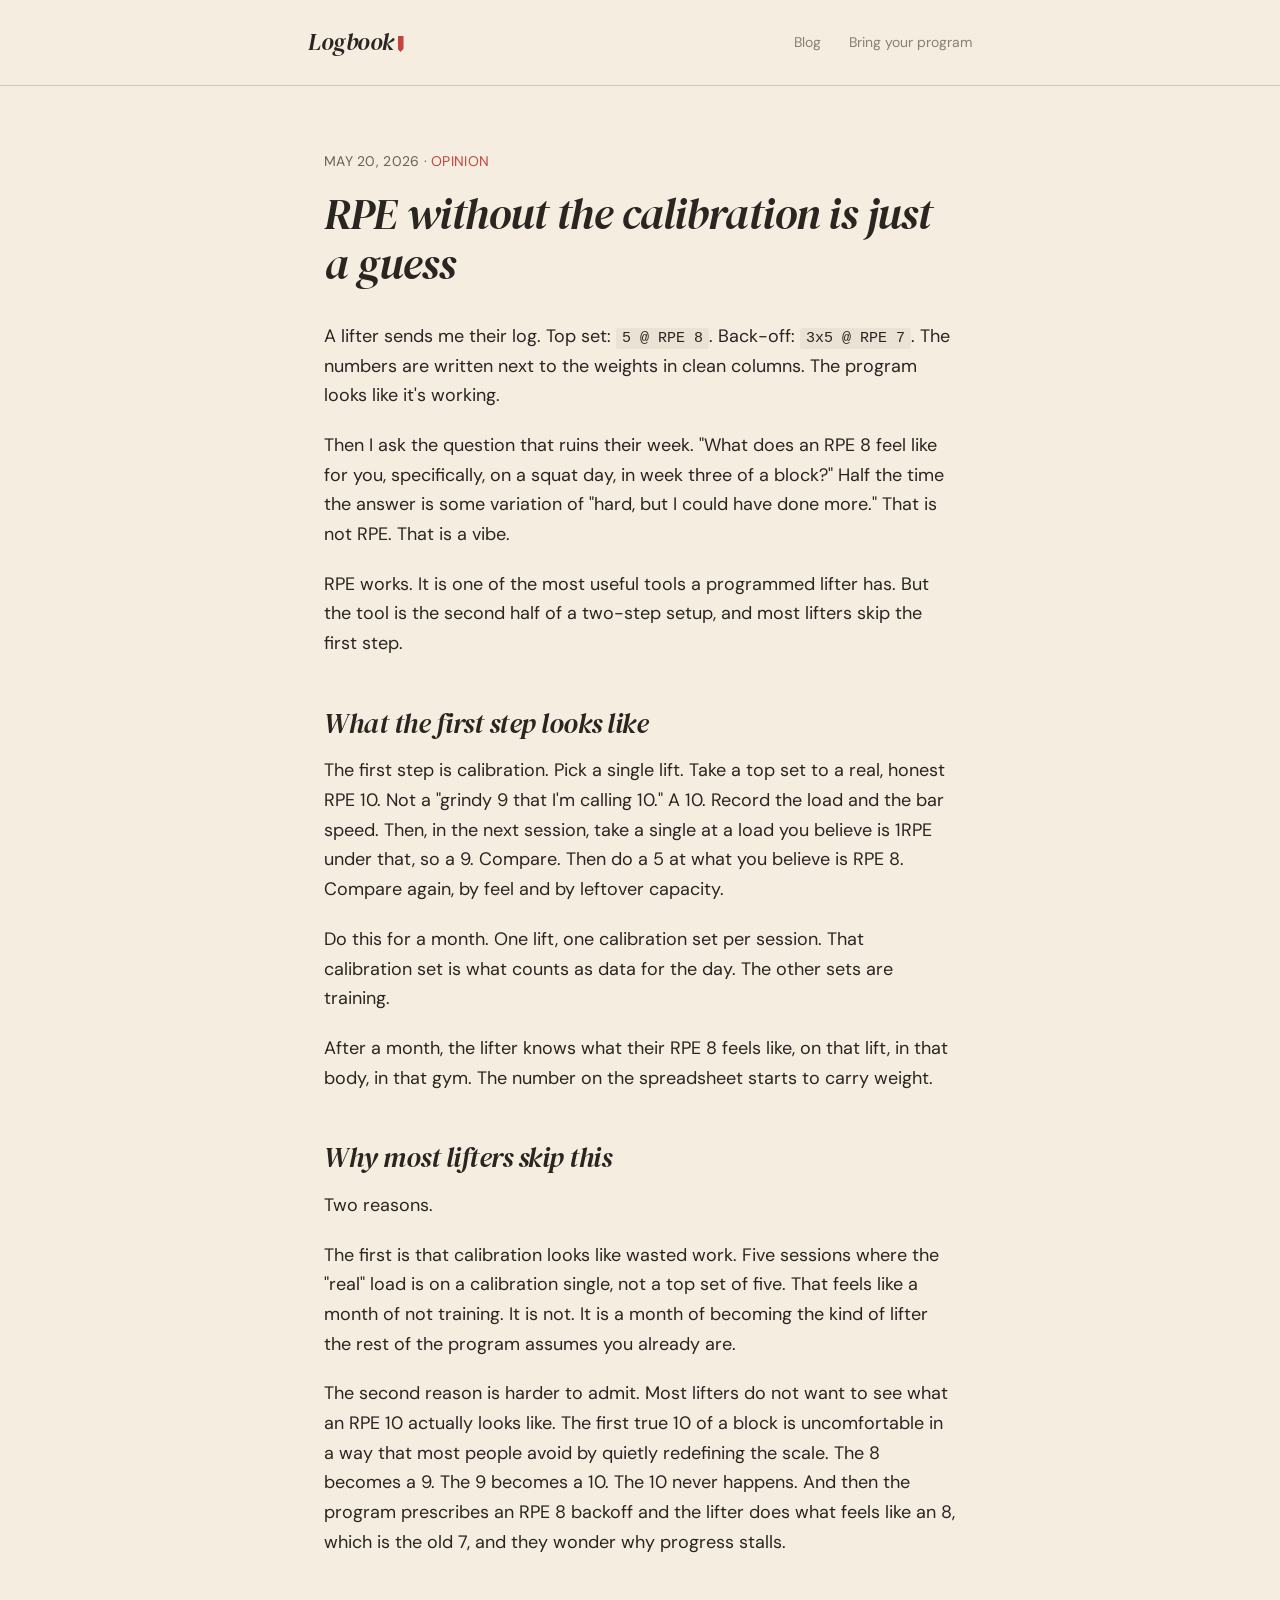
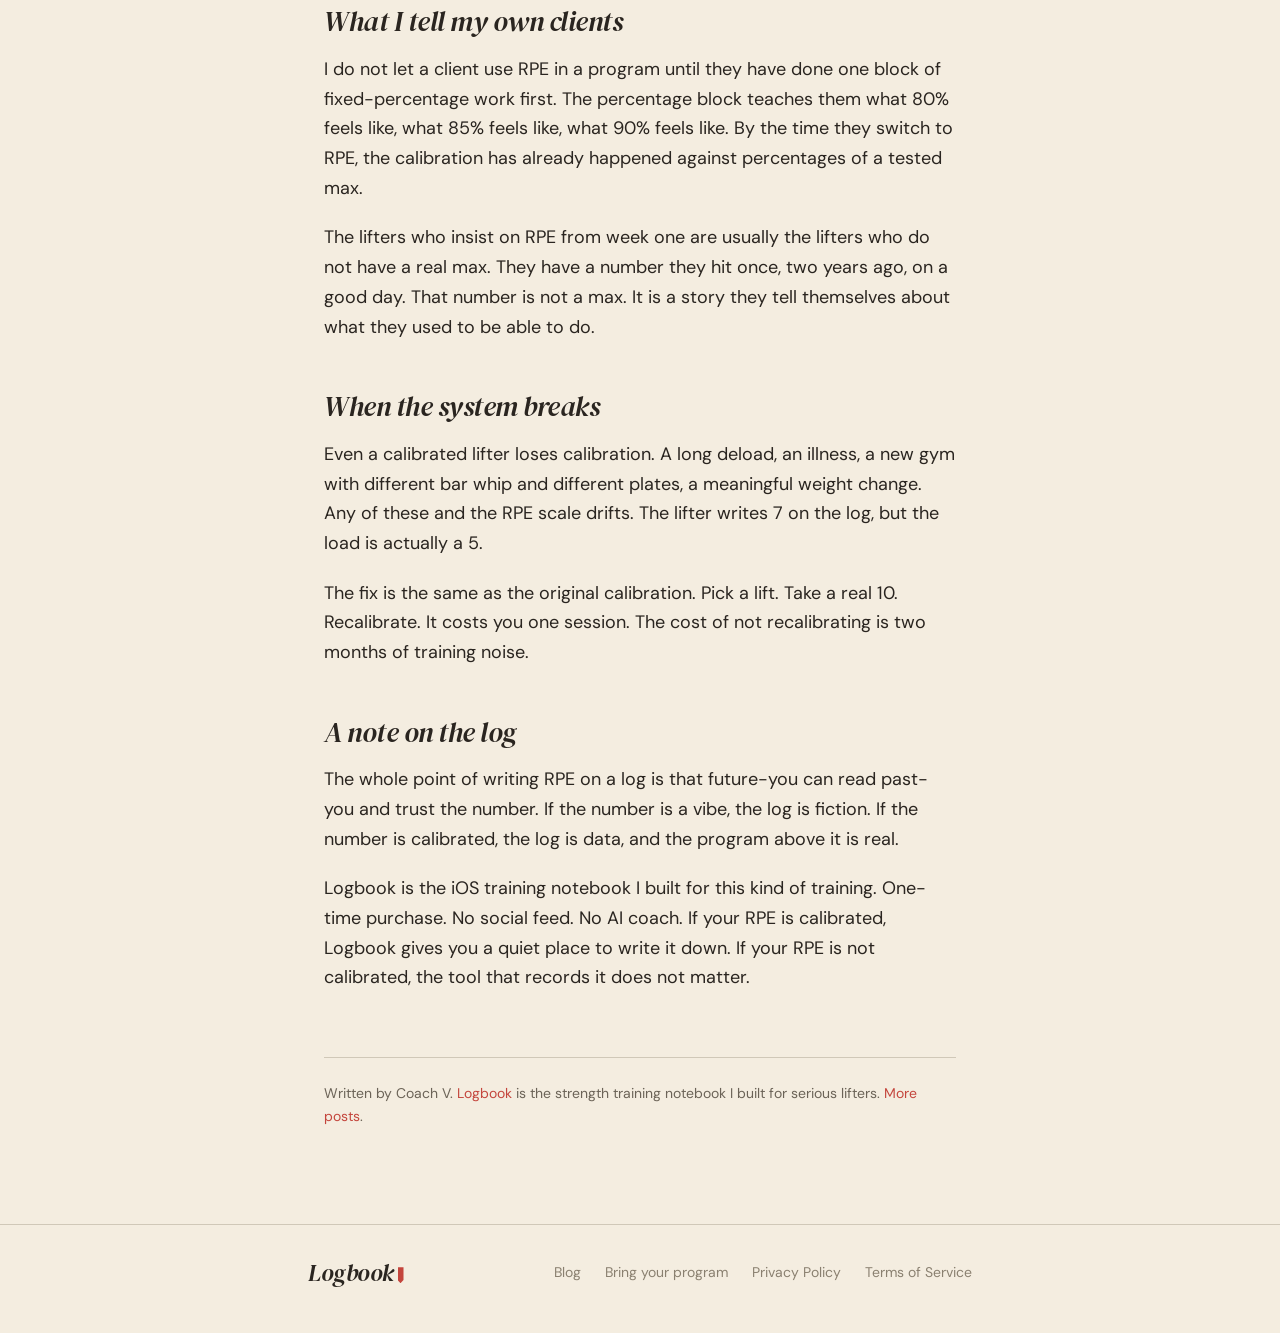
<file: blog/rpe-without-calibration.html>
<!DOCTYPE html>
<html lang="en">
<head>
<meta charset="UTF-8">
<meta name="viewport" content="width=device-width, initial-scale=1.0">
<title>RPE without the calibration is just a guess — Logbook</title>
<meta name="description" content="RPE only works when the lifter has calibrated it against their own bar. Without that, the number on the spreadsheet is a feeling pretending to be data.">

<!-- Open Graph -->
<meta property="og:title" content="RPE without the calibration is just a guess">
<meta property="og:description" content="RPE only works when the lifter has calibrated it against their own bar. Without that, the number on the spreadsheet is a feeling pretending to be data.">
<meta property="og:type" content="article">
<meta property="og:url" content="https://uselogbook.app/blog/rpe-without-calibration.html">
<meta property="og:image" content="https://uselogbook.app/screenshots/01-today.png">
<meta property="article:published_time" content="2026-05-20">

<!-- Twitter Card -->
<meta name="twitter:card" content="summary_large_image">
<meta name="twitter:title" content="RPE without the calibration is just a guess">
<meta name="twitter:description" content="RPE only works when the lifter has calibrated it against their own bar. Without that, the number on the spreadsheet is a feeling pretending to be data.">
<meta name="twitter:image" content="https://uselogbook.app/screenshots/01-today.png">

<script src="../analytics.js"></script>

<!-- Structured Data -->
<script type="application/ld+json">
{
  "@context": "https://schema.org",
  "@type": "BlogPosting",
  "headline": "RPE without the calibration is just a guess",
  "description": "RPE only works when the lifter has calibrated it against their own bar. Without that, the number on the spreadsheet is a feeling pretending to be data.",
  "datePublished": "2026-05-20",
  "author": {
    "@type": "Person",
    "name": "Coach V"
  },
  "publisher": {
    "@type": "Organization",
    "name": "Logbook",
    "url": "https://uselogbook.app"
  },
  "mainEntityOfPage": "https://uselogbook.app/blog/rpe-without-calibration.html"
}
</script>

<link href="https://fonts.googleapis.com/css2?family=DM+Sans:wght@400;500;600&family=DM+Serif+Display:ital@0;1&display=swap" rel="stylesheet">
<link rel="stylesheet" href="../styles.css">

<style>
  .post-wrap { max-width: 680px; margin: 0 auto; padding: 64px 24px 96px; }
  .post-meta { font-family: 'DM Sans', sans-serif; color: #6b6357; font-size: 14px; letter-spacing: 0.02em; text-transform: uppercase; margin-bottom: 16px; }
  .post-meta .shape { color: #C4453C; }
  .post-title { font-family: 'DM Serif Display', serif; font-style: italic; font-weight: 400; font-size: 44px; line-height: 1.15; letter-spacing: -1px; color: #2A2520; margin: 0 0 32px; }
  .post-body { font-family: 'DM Sans', sans-serif; color: #2A2520; font-size: 18px; line-height: 1.65; }
  .post-body p { margin: 0 0 20px; }
  .post-body h2 { font-family: 'DM Serif Display', serif; font-style: italic; font-weight: 400; font-size: 28px; line-height: 1.2; letter-spacing: -0.5px; color: #2A2520; margin: 48px 0 16px; }
  .post-body h3 { font-family: 'DM Sans', sans-serif; font-weight: 600; font-size: 20px; color: #2A2520; margin: 32px 0 12px; }
  .post-body blockquote { background: #EAE2D4; border-left: 3px solid #C4453C; margin: 24px 0; padding: 16px 20px; font-family: 'DM Serif Display', serif; font-style: italic; font-size: 19px; color: #2A2520; }
  .post-body code { background: #EAE2D4; padding: 2px 6px; border-radius: 3px; font-size: 15px; font-family: ui-monospace, SFMono-Regular, Menlo, monospace; }
  .post-body pre { background: #EAE2D4; padding: 16px 20px; border-radius: 4px; overflow-x: auto; font-size: 14px; line-height: 1.5; margin: 24px 0; }
  .post-body pre code { background: transparent; padding: 0; }
  .post-body ul, .post-body ol { margin: 0 0 20px 24px; padding: 0; }
  .post-body li { margin: 0 0 8px; }
  .post-body a { color: #C4453C; text-decoration: underline; text-underline-offset: 3px; }
  .post-body hr { border: none; border-top: 1px solid #D0C8B8; margin: 40px 0; }
  .post-footer { margin-top: 64px; padding-top: 24px; border-top: 1px solid #D0C8B8; font-family: 'DM Sans', sans-serif; font-size: 14px; color: #6b6357; }
  .post-footer a { color: #C4453C; }
  @media (max-width: 640px) {
    .post-wrap { padding: 40px 20px 64px; }
    .post-title { font-size: 34px; }
    .post-body { font-size: 17px; }
  }
</style>
</head>
<body>

<header class="topbar">
  <div class="container topbar-inner">
    <a href="../" class="wordmark-sm" aria-label="Logbook home">Logbook<span class="ribbon"></span></a>
    <nav class="topnav" aria-label="Primary">
      <a href="./">Blog</a>
      <a href="../bring-your-program.html">Bring your program</a>
    </nav>
  </div>
</header>

<article class="post-wrap"
         data-slug="rpe-without-calibration"
         data-title="RPE without the calibration is just a guess"
         data-date="2026-05-20"
         data-description="RPE only works when the lifter has calibrated it against their own bar. Without that, the number on the spreadsheet is a feeling pretending to be data."
         data-shape="opinion">
  <div class="post-meta"><time datetime="2026-05-20">May 20, 2026</time> · <span class="shape">opinion</span></div>
  <h1 class="post-title">RPE without the calibration is just a guess</h1>
  <div class="post-body">
<p>A lifter sends me their log. Top set: <code>5 @ RPE 8</code>. Back-off: <code>3x5 @ RPE 7</code>. The numbers are written next to the weights in clean columns. The program looks like it&#x27;s working.</p>
<p>Then I ask the question that ruins their week. &quot;What does an RPE 8 feel like for you, specifically, on a squat day, in week three of a block?&quot; Half the time the answer is some variation of &quot;hard, but I could have done more.&quot; That is not RPE. That is a vibe.</p>
<p>RPE works. It is one of the most useful tools a programmed lifter has. But the tool is the second half of a two-step setup, and most lifters skip the first step.</p>
<h2>What the first step looks like</h2>
<p>The first step is calibration. Pick a single lift. Take a top set to a real, honest RPE 10. Not a &quot;grindy 9 that I&#x27;m calling 10.&quot; A 10. Record the load and the bar speed. Then, in the next session, take a single at a load you believe is 1RPE under that, so a 9. Compare. Then do a 5 at what you believe is RPE 8. Compare again, by feel and by leftover capacity.</p>
<p>Do this for a month. One lift, one calibration set per session. That calibration set is what counts as data for the day. The other sets are training.</p>
<p>After a month, the lifter knows what their RPE 8 feels like, on that lift, in that body, in that gym. The number on the spreadsheet starts to carry weight.</p>
<h2>Why most lifters skip this</h2>
<p>Two reasons.</p>
<p>The first is that calibration looks like wasted work. Five sessions where the &quot;real&quot; load is on a calibration single, not a top set of five. That feels like a month of not training. It is not. It is a month of becoming the kind of lifter the rest of the program assumes you already are.</p>
<p>The second reason is harder to admit. Most lifters do not want to see what an RPE 10 actually looks like. The first true 10 of a block is uncomfortable in a way that most people avoid by quietly redefining the scale. The 8 becomes a 9. The 9 becomes a 10. The 10 never happens. And then the program prescribes an RPE 8 backoff and the lifter does what feels like an 8, which is the old 7, and they wonder why progress stalls.</p>
<h2>What I tell my own clients</h2>
<p>I do not let a client use RPE in a program until they have done one block of fixed-percentage work first. The percentage block teaches them what 80% feels like, what 85% feels like, what 90% feels like. By the time they switch to RPE, the calibration has already happened against percentages of a tested max.</p>
<p>The lifters who insist on RPE from week one are usually the lifters who do not have a real max. They have a number they hit once, two years ago, on a good day. That number is not a max. It is a story they tell themselves about what they used to be able to do.</p>
<h2>When the system breaks</h2>
<p>Even a calibrated lifter loses calibration. A long deload, an illness, a new gym with different bar whip and different plates, a meaningful weight change. Any of these and the RPE scale drifts. The lifter writes 7 on the log, but the load is actually a 5.</p>
<p>The fix is the same as the original calibration. Pick a lift. Take a real 10. Recalibrate. It costs you one session. The cost of not recalibrating is two months of training noise.</p>
<h2>A note on the log</h2>
<p>The whole point of writing RPE on a log is that future-you can read past-you and trust the number. If the number is a vibe, the log is fiction. If the number is calibrated, the log is data, and the program above it is real.</p>
<p>Logbook is the iOS training notebook I built for this kind of training. One-time purchase. No social feed. No AI coach. If your RPE is calibrated, Logbook gives you a quiet place to write it down. If your RPE is not calibrated, the tool that records it does not matter.</p>
  </div>
  <div class="post-footer">
    Written by Coach V. <a href="../">Logbook</a> is the strength training notebook I built for serious lifters. <a href="./">More posts</a>.
  </div>
</article>

<footer>
  <div class="container footer-inner">
    <a href="../" class="wordmark-sm">Logbook<span class="ribbon"></span></a>
    <div class="footer-links">
      <a href="./">Blog</a>
      <a href="../bring-your-program.html">Bring your program</a>
      <a href="../privacy.html">Privacy Policy</a>
      <a href="../terms.html">Terms of Service</a>
    </div>
  </div>
</footer>

</body>
</html>
</file>
<file: styles.css>
* { margin: 0; padding: 0; box-sizing: border-box; }

:root {
  --bg: #F4EDE0;
  --surface: #EAE2D4;
  --divider: #D0C8B8;
  --ink: #2A2520;
  --ink2: #8A8070;
  --ink3: #B5A998;
  --ribbon: #C4453C;
}

html {
  -webkit-font-smoothing: antialiased;
  -moz-osx-font-smoothing: grayscale;
}

body {
  font-family: 'DM Sans', -apple-system, BlinkMacSystemFont, sans-serif;
  background: var(--bg);
  color: var(--ink);
  line-height: 1.65;
  font-size: 16px;
}

.container {
  max-width: 720px;
  margin: 0 auto;
  padding: 0 28px;
}

/* Shared typography */
h1 {
  font-family: 'DM Serif Display', serif;
  font-style: italic;
  font-weight: 400;
  letter-spacing: -1.5px;
  line-height: 1.1;
  color: var(--ink);
}

h2 {
  font-family: 'DM Serif Display', serif;
  font-style: italic;
  font-size: 26px;
  font-weight: 400;
  letter-spacing: -0.5px;
  margin-bottom: 14px;
  color: var(--ink);
}

p {
  margin-bottom: 16px;
  color: var(--ink);
}

ul {
  margin-bottom: 16px;
  padding-left: 22px;
}

li {
  margin-bottom: 6px;
  color: var(--ink);
}

strong {
  font-weight: 600;
  color: var(--ink);
}

a {
  color: var(--ribbon);
  text-decoration: none;
  border-bottom: 1px solid transparent;
  transition: border-color 0.15s;
}

a:hover {
  border-bottom-color: var(--ribbon);
}

/* Wordmark */
.wordmark {
  font-family: 'DM Serif Display', serif;
  font-style: italic;
  font-size: 38px;
  color: var(--ink);
  text-decoration: none;
  letter-spacing: -1px;
  display: inline-block;
}

.wordmark .ribbon {
  display: inline-block;
  width: 8px;
  height: 22px;
  background: var(--ribbon);
  margin-left: 6px;
  vertical-align: -3px;
  clip-path: polygon(0 0, 100% 0, 100% 80%, 50% 100%, 0 80%);
}

.wordmark:hover {
  border-bottom: none;
}

.wordmark-sm {
  font-family: 'DM Serif Display', serif;
  font-style: italic;
  font-size: 24px;
  color: var(--ink);
  text-decoration: none;
  letter-spacing: -0.5px;
}

.wordmark-sm .ribbon {
  display: inline-block;
  width: 6px;
  height: 16px;
  background: var(--ribbon);
  margin-left: 4px;
  vertical-align: -2px;
  clip-path: polygon(0 0, 100% 0, 100% 80%, 50% 100%, 0 80%);
}

.wordmark-sm:hover {
  border-bottom: none;
}

/* Top navigation — shared across pages */
.topbar {
  border-bottom: 1px solid var(--divider);
  padding: 22px 0;
}

.topbar-inner {
  display: flex;
  align-items: center;
  justify-content: space-between;
  gap: 24px;
}

.topnav {
  display: flex;
  align-items: center;
  gap: 28px;
  font-size: 14px;
}

.topnav a {
  color: var(--ink2);
  text-decoration: none;
  border-bottom: none;
  transition: color 0.15s;
}

.topnav a:hover {
  color: var(--ink);
  border-bottom: none;
}

.topnav a.current {
  color: var(--ink);
}

.topnav .cta-sm {
  background: var(--ink);
  color: var(--bg);
  padding: 8px 16px;
  border-radius: 8px;
  font-weight: 500;
  font-size: 13px;
}

.topnav .cta-sm:hover {
  color: var(--bg);
  opacity: 0.85;
}

@media (max-width: 640px) {
  .topnav { gap: 16px; font-size: 13px; }
  .topnav .nav-secondary { display: none; }
}

/* CTA button — ink on cream, matching app's "Start session" */
.cta {
  display: inline-block;
  padding: 16px 36px;
  background: var(--ink);
  color: var(--bg);
  font-size: 16px;
  font-weight: 500;
  border-radius: 10px;
  border-bottom: none;
  transition: opacity 0.15s;
}

.cta:hover {
  opacity: 0.85;
  border-bottom: none;
}

/* ——————————————————————————
   Landing page sections
   —————————————————————————— */

/* Hero — split layout */
.hero {
  padding: 72px 0 80px;
}

.hero-split {
  max-width: 960px;
  display: flex;
  align-items: center;
  gap: 64px;
}

.hero-left {
  flex: 1;
  min-width: 0;
}

.hero-left h1 {
  font-size: 48px;
  margin-bottom: 16px;
}

.hero-sub {
  font-size: 17px;
  color: var(--ink2);
  margin-bottom: 32px;
}

.hero-note {
  font-size: 14px;
  color: var(--ink3);
  margin-top: 16px;
  margin-bottom: 0;
}

/* Card carousel */
.hero-right {
  flex: 1;
  min-width: 0;
}

.carousel-label {
  font-size: 13px;
  font-weight: 600;
  color: var(--ink3);
  text-transform: uppercase;
  letter-spacing: 1px;
  margin-bottom: 16px;
}

.card-carousel {
  position: relative;
  min-height: 220px;
}

.carousel-card {
  position: absolute;
  top: 0;
  left: 0;
  right: 0;
  background: var(--surface);
  border: 1px solid var(--divider);
  border-radius: 10px;
  padding: 28px;
  opacity: 0;
  transform: translateY(8px);
  transition: opacity 0.4s ease, transform 0.4s ease;
  pointer-events: none;
}

.carousel-card.active {
  opacity: 1;
  transform: translateY(0);
  pointer-events: auto;
}

.carousel-dots {
  display: flex;
  gap: 8px;
  margin-top: 20px;
}

.dot {
  width: 8px;
  height: 8px;
  border-radius: 50%;
  border: none;
  background: var(--divider);
  cursor: pointer;
  padding: 0;
  transition: background 0.2s;
}

.dot.active {
  background: var(--ink);
}

/* Pain quote & solution (inside carousel cards) */
.pain-quote {
  font-family: 'DM Serif Display', serif;
  font-style: italic;
  font-size: 18px;
  line-height: 1.45;
  color: var(--ink2);
  margin: 0 0 16px;
  padding: 0;
  border: none;
}

.pain-quote cite {
  display: block;
  font-family: 'DM Sans', sans-serif;
  font-style: normal;
  font-size: 12px;
  color: var(--ink3);
  margin-top: 6px;
}

.solution {
  font-size: 15px;
  font-weight: 500;
  color: var(--ink);
  margin: 0;
  padding-left: 14px;
  border-left: 3px solid var(--ribbon);
}

/* Notebook sentiment */
.sentiment {
  padding: 80px 0;
  border-top: 1px solid var(--divider);
  text-align: center;
}

.sentiment-quotes {
  display: flex;
  flex-wrap: wrap;
  justify-content: center;
  gap: 12px 28px;
  margin-bottom: 24px;
}

.sentiment-quotes p {
  font-family: 'DM Serif Display', serif;
  font-style: italic;
  font-size: 18px;
  color: var(--ink);
  margin: 0;
  padding: 10px 20px;
  background: var(--surface);
  border-radius: 6px;
}

.sentiment-caption {
  font-size: 15px;
  color: var(--ink3);
  margin: 0;
}

/* Features — carousel split */
.features {
  padding: 80px 0;
  border-top: 1px solid var(--divider);
}

.features-split {
  max-width: 960px;
  display: flex;
  align-items: center;
  gap: 64px;
}

.features-left {
  flex: 1;
  min-width: 0;
  position: relative;
  min-height: 180px;
}

.feature-slide {
  position: absolute;
  top: 0;
  left: 0;
  right: 0;
  opacity: 0;
  transform: translateY(8px);
  transition: opacity 0.4s ease, transform 0.4s ease;
  pointer-events: none;
}

.feature-slide.active {
  opacity: 1;
  transform: translateY(0);
  pointer-events: auto;
  position: relative;
}

.feature-slide h2 {
  font-size: 32px;
  margin-bottom: 12px;
}

.feature-slide p {
  font-size: 16px;
  color: var(--ink2);
  line-height: 1.6;
  margin-bottom: 0;
}

.features-dots {
  margin-top: 28px;
}

.features-right {
  flex-shrink: 0;
  position: relative;
  width: 280px;
  min-height: 560px;
}

.feature-phone {
  position: absolute;
  top: 0;
  left: 0;
  right: 0;
  opacity: 0;
  transform: translateY(8px);
  transition: opacity 0.4s ease, transform 0.4s ease;
  pointer-events: none;
}

.feature-phone.active {
  opacity: 1;
  transform: translateY(0);
  pointer-events: auto;
}

.feature-phone img {
  width: 100%;
  height: auto;
  border-radius: 12px;
}

/* Final CTA */
.final-cta {
  padding: 80px 0;
  border-top: 1px solid var(--divider);
  text-align: center;
}

.final-cta h2 {
  font-size: 36px;
  margin-bottom: 12px;
}

.final-cta p {
  font-size: 17px;
  color: var(--ink2);
  margin-bottom: 32px;
}

/* Footer */
footer {
  border-top: 1px solid var(--divider);
  padding: 28px 0 40px;
}

.footer-inner {
  display: flex;
  align-items: center;
  justify-content: space-between;
}

.footer-links {
  display: flex;
  gap: 24px;
  font-size: 14px;
}

footer a {
  color: var(--ink2);
  border-bottom: none;
}

footer a:hover {
  color: var(--ink);
}

/* ——————————————————————————
   Feature inline link
   —————————————————————————— */

.feature-link {
  margin-top: 14px;
  font-size: 14px;
}

.feature-link a {
  color: var(--ink);
  border-bottom: 1px solid var(--divider);
  padding-bottom: 1px;
  text-decoration: none;
  transition: border-color .15s, color .15s;
}

.feature-link a:hover {
  color: var(--ribbon);
  border-bottom-color: var(--ribbon);
}

/* ——————————————————————————
   FAQ
   —————————————————————————— */

.faq {
  padding: 80px 0 40px;
  border-top: 1px solid var(--divider);
}

.faq-eyebrow {
  font-size: 11px;
  font-weight: 500;
  letter-spacing: 0.10em;
  text-transform: uppercase;
  color: var(--ink3);
  margin-bottom: 14px;
}

.faq-title {
  font-size: 36px;
  margin-bottom: 36px;
}

.faq-item {
  border-top: 1px solid var(--divider);
  padding: 18px 0;
}

.faq-item:last-of-type {
  border-bottom: 1px solid var(--divider);
}

.faq-item summary {
  list-style: none;
  cursor: pointer;
  font-family: 'DM Sans', sans-serif;
  font-weight: 500;
  font-size: 17px;
  color: var(--ink);
  display: flex;
  justify-content: space-between;
  align-items: center;
  gap: 16px;
  padding-right: 4px;
}

.faq-item summary::-webkit-details-marker { display: none; }

.faq-item summary::after {
  content: "+";
  font-family: 'DM Serif Display', serif;
  font-style: italic;
  font-size: 24px;
  color: var(--ribbon);
  line-height: 1;
  transition: transform .2s ease;
  flex-shrink: 0;
}

.faq-item[open] summary::after {
  content: "\2013";
}

.faq-item summary:hover {
  color: var(--ribbon);
}

.faq-body {
  padding-top: 14px;
  color: var(--ink2);
  font-size: 15.5px;
  line-height: 1.65;
}

.faq-body p {
  color: var(--ink2);
  margin-bottom: 10px;
}

.faq-body p:last-child { margin-bottom: 0; }

.faq-body a {
  color: var(--ink);
  border-bottom: 1px solid var(--divider);
  padding-bottom: 1px;
  text-decoration: none;
  transition: border-color .15s, color .15s;
}

.faq-body a:hover {
  color: var(--ribbon);
  border-bottom-color: var(--ribbon);
}

.faq-body code {
  font-family: 'DM Sans', sans-serif;
  font-weight: 500;
  background: var(--surface);
  border: 1px solid var(--divider);
  border-radius: 4px;
  padding: 1px 6px;
  font-size: 0.92em;
  color: var(--ink);
}

/* ——————————————————————————
   Legal pages (privacy, terms)
   —————————————————————————— */

.legal-page .container {
  padding: 80px 28px 100px;
}

.legal-page header {
  margin-bottom: 56px;
  padding-bottom: 28px;
  border-bottom: 1px solid var(--divider);
}

.legal-page h1 {
  font-size: 44px;
  margin-bottom: 12px;
}

.legal-page h2 {
  margin-top: 40px;
}

.legal-page h2:first-of-type {
  margin-top: 0;
}

.updated {
  font-size: 13px;
  color: var(--ink3);
  letter-spacing: 0.4px;
  text-transform: uppercase;
  margin-bottom: 48px;
}

.tagline {
  font-size: 13px;
  color: var(--ink2);
  letter-spacing: 0.5px;
  margin-top: 4px;
}

/* ——————————————————————————
   Responsive
   —————————————————————————— */

@media (max-width: 768px) {
  .hero-split,
  .features-split {
    flex-direction: column;
    gap: 48px;
    text-align: center;
  }

  .hero-left h1 { font-size: 40px; }
  .hero-sub { margin-left: auto; margin-right: auto; max-width: 400px; }
  .carousel-label { text-align: center; }
  .carousel-dots { justify-content: center; }
  .features-dots { justify-content: center; }

  .features-right {
    width: 240px;
    min-height: 480px;
  }
}

@media (max-width: 600px) {
  .hero { padding: 72px 0 60px; }
  .hero-left h1 { font-size: 36px; }

  .sentiment, .features, .final-cta { padding: 60px 0; }
  .final-cta h2 { font-size: 28px; }

  .feature-text h2 { font-size: 26px; }
  .feature-row { margin-bottom: 60px; }

  .sentiment-quotes { gap: 8px 16px; }
  .sentiment-quotes p { font-size: 16px; padding: 8px 14px; }

  .footer-inner {
    flex-direction: column;
    gap: 16px;
    text-align: center;
  }

  .legal-page .container { padding: 60px 22px 80px; }
  .legal-page h1 { font-size: 36px; }
  .legal-page h2 { font-size: 22px; }
}
</file>
